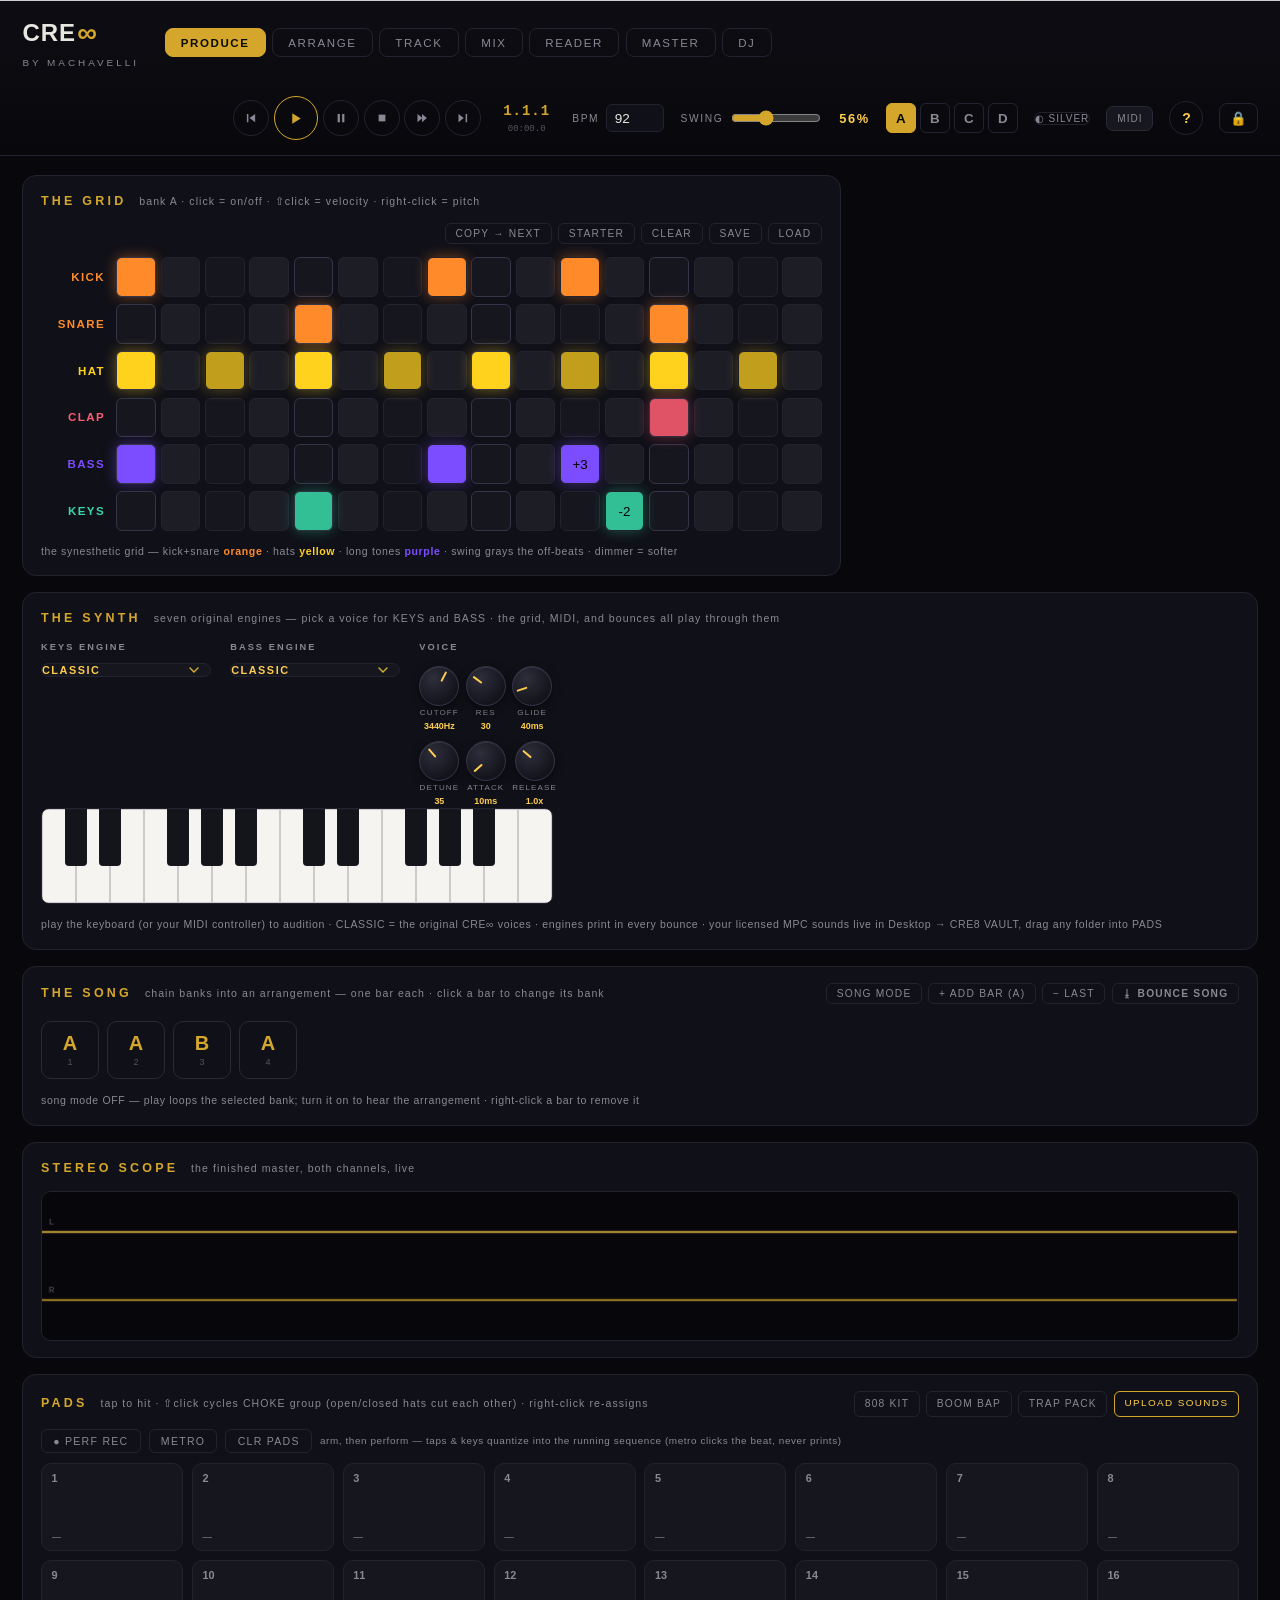
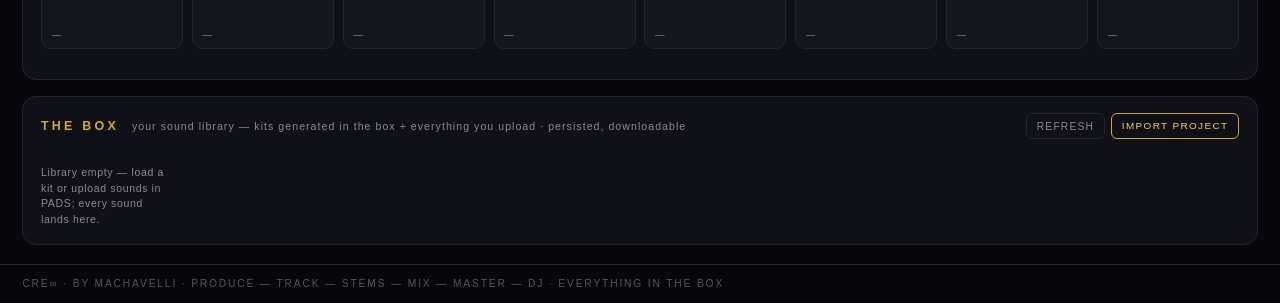
<file: index.html>
<!doctype html>
<html lang="en">
<head>
  <meta charset="UTF-8" />
  <meta name="viewport" content="width=device-width, initial-scale=1.0" />
  <title>CRE∞ · by Machavelli</title>
  <meta name="description" content="The synesthetic DAW — produce, track, mix, master, DJ. Everything in the box." />
  <meta property="og:title" content="CRE∞ · by Machavelli" />
  <meta property="og:description" content="The synesthetic DAW — produce, track, mix, master, DJ. Everything in the box." />
  <meta property="og:type" content="website" />
  <meta property="og:url" content="https://jackpolo69.github.io/cre8/" />
  <meta property="og:image" content="https://jackpolo69.github.io/cre8/og.png" />
  <meta name="twitter:card" content="summary_large_image" />
  <link rel="manifest" href="manifest.webmanifest" />
  <link rel="apple-touch-icon" href="icon-192.png" />
  <meta name="theme-color" content="#e6e8ee" />
  <meta name="twitter:image" content="https://jackpolo69.github.io/cre8/og.png" />
  <script>
  /* StarHub first-party analytics — anonymous pageview beacon (no cookies, no PII).
     Collector: squarebiz-api worker /api/track (KV, 120-day TTL). Site-tagged. */
  (function(){try{var K='shx.vid',v;try{v=localStorage.getItem(K)||'';if(!v){v='v_'+Date.now().toString(36)+'_'+Math.random().toString(36).slice(2,10);localStorage.setItem(K,v);}}catch(e){v='anon';}
  var send=function(){try{fetch('https://squarebiz-api.starhub-x.workers.dev/api/track',{method:'POST',headers:{'Content-Type':'text/plain'},body:JSON.stringify({event:'pageview',vid:v,ref:document.referrer||null,props:{site:'cre8',path:location.pathname}}),keepalive:true}).catch(function(){});}catch(e){}};
  send();var p=history.pushState;history.pushState=function(){p.apply(this,arguments);send();};addEventListener('popstate',send);}catch(e){}})();
  </script>
  <script type="module" crossorigin src="./assets/index-DWMGyUYW.js"></script>
  <link rel="stylesheet" crossorigin href="./assets/index-BhJXelOL.css">
</head>
<body>
  <div id="root"></div>
</body>
</html>
</file>
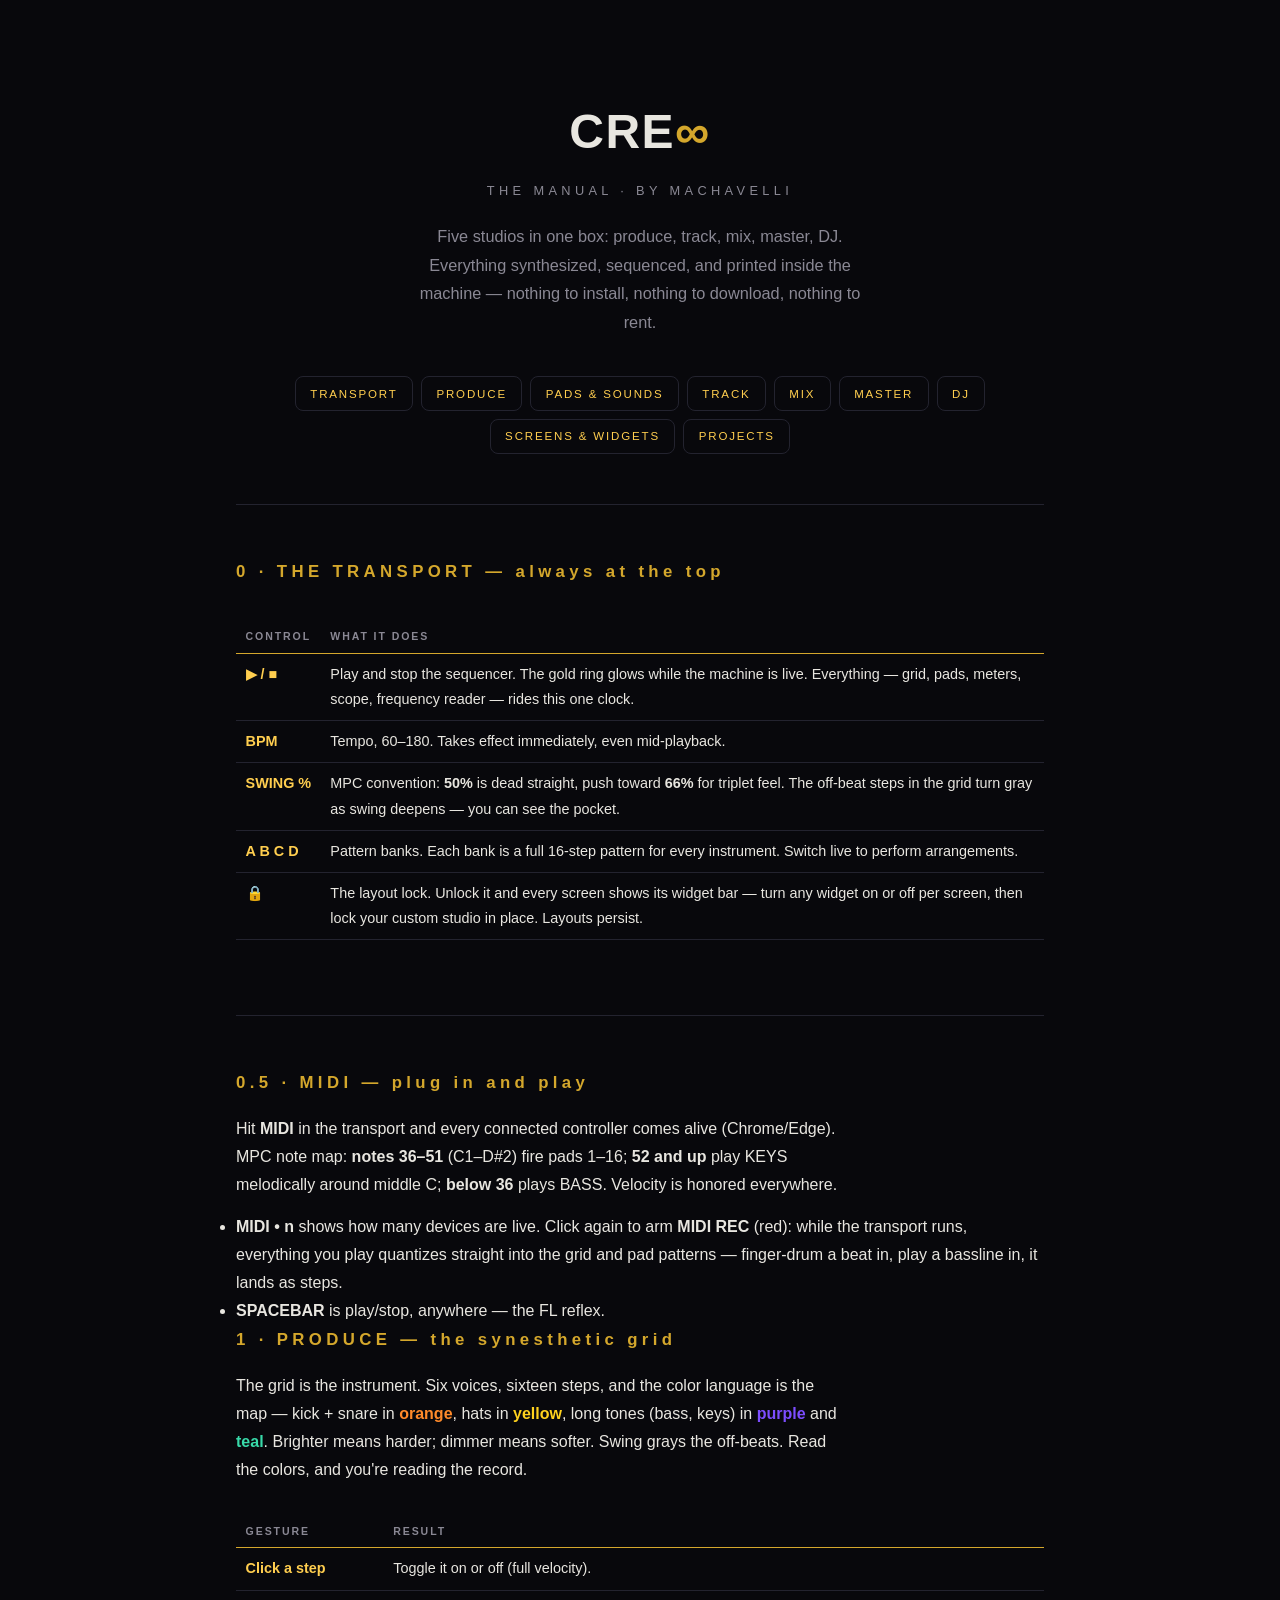
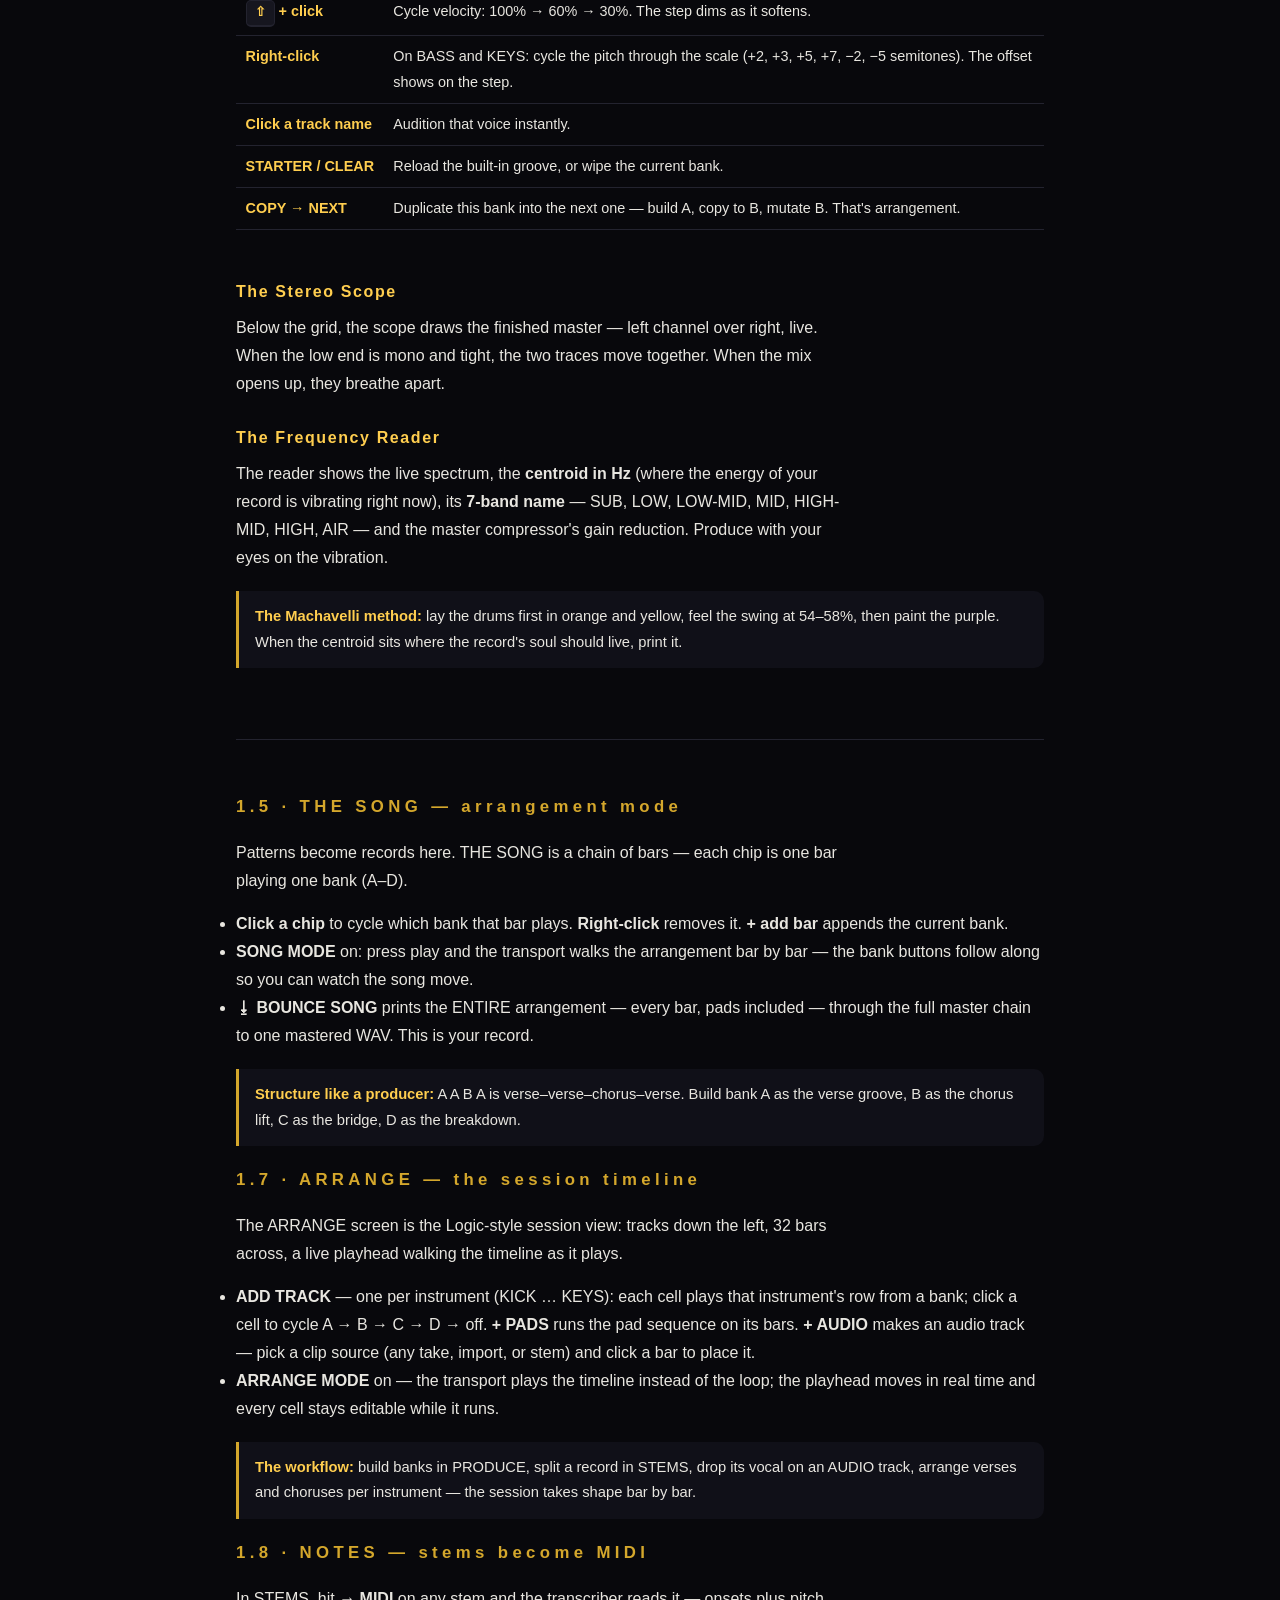
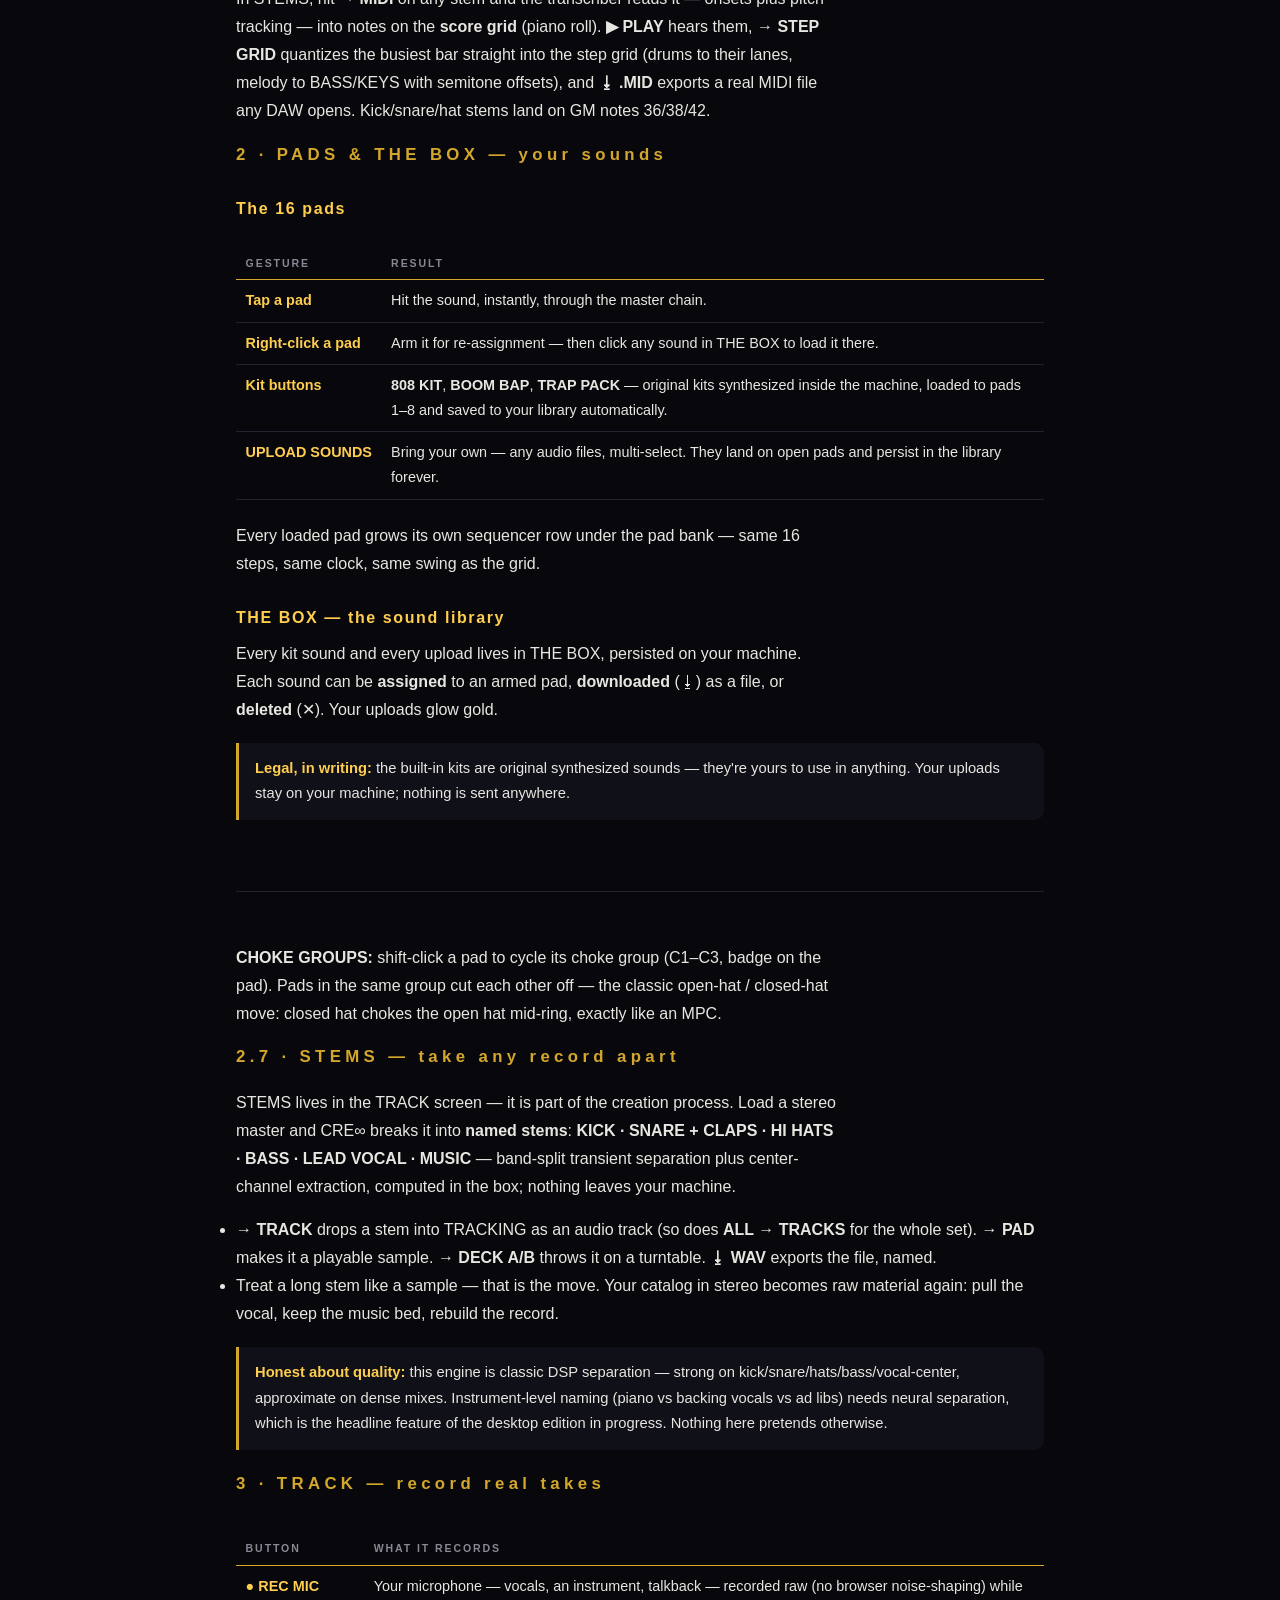
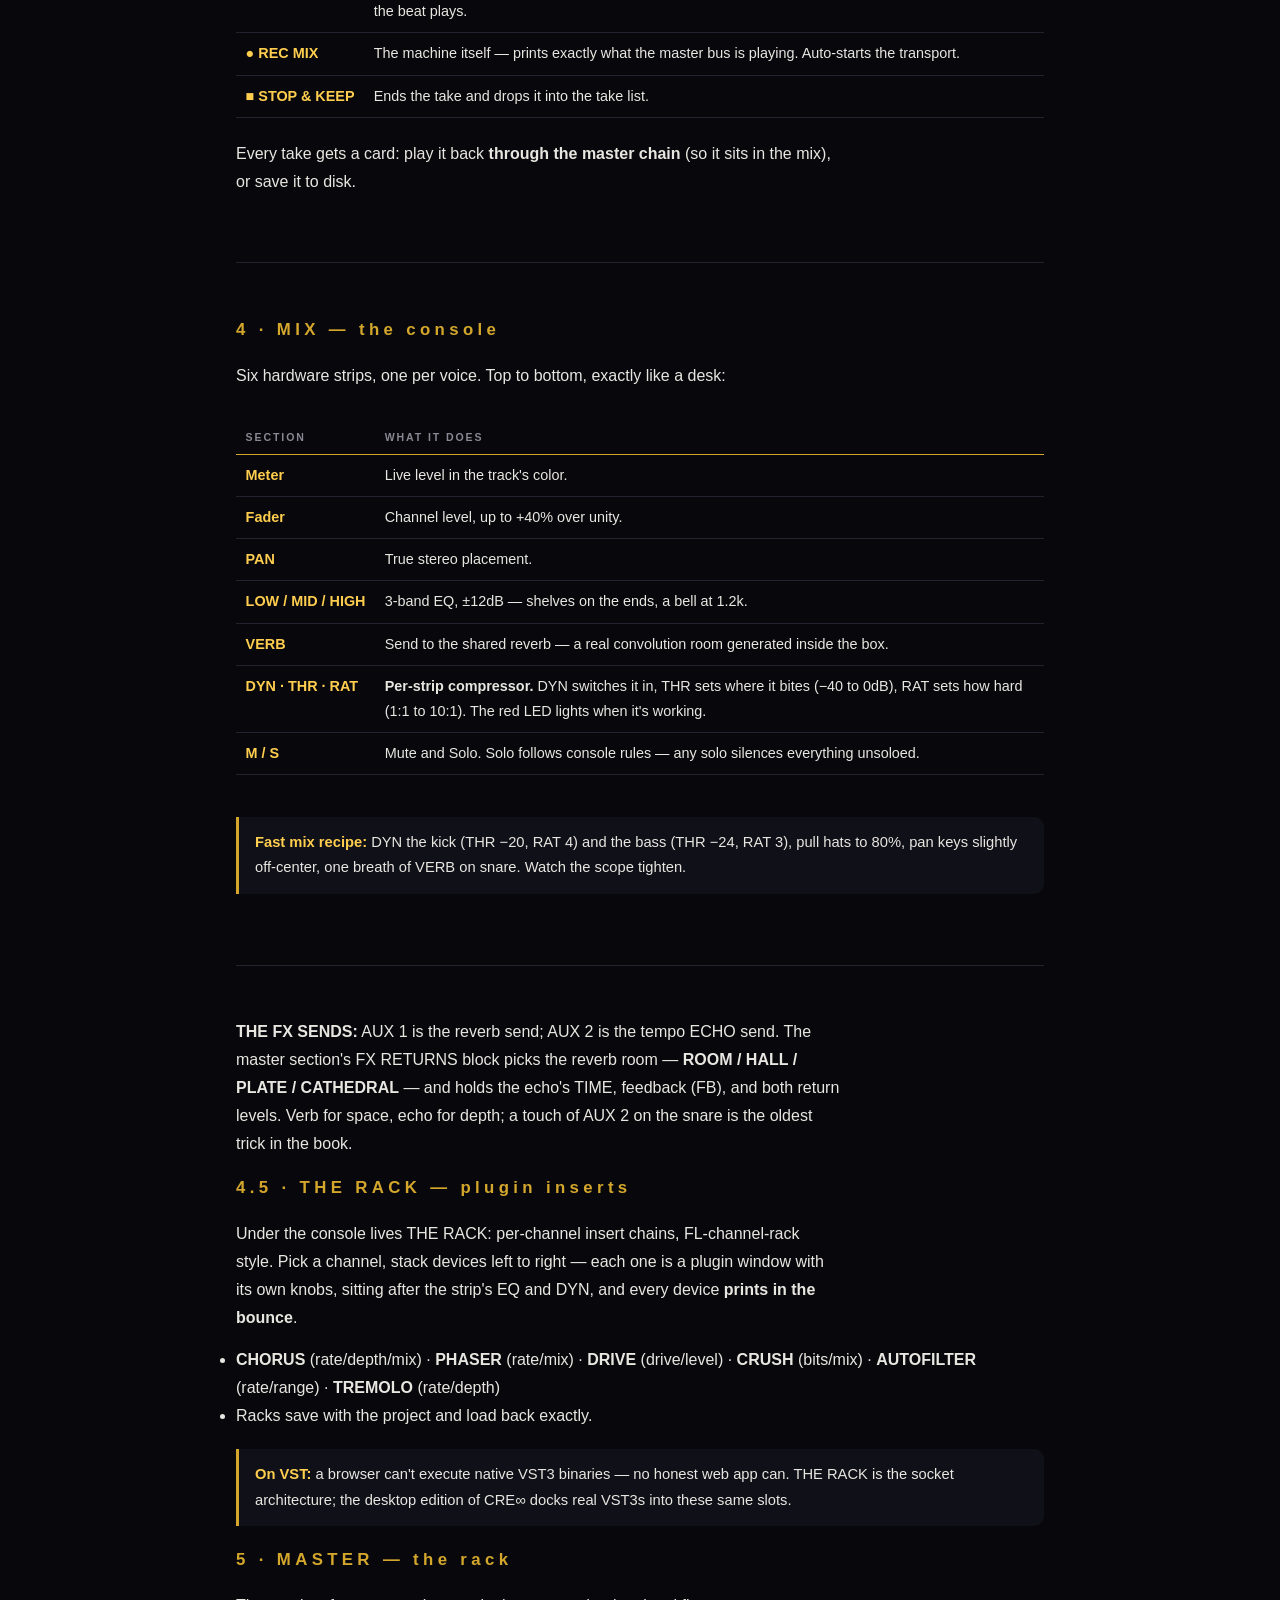
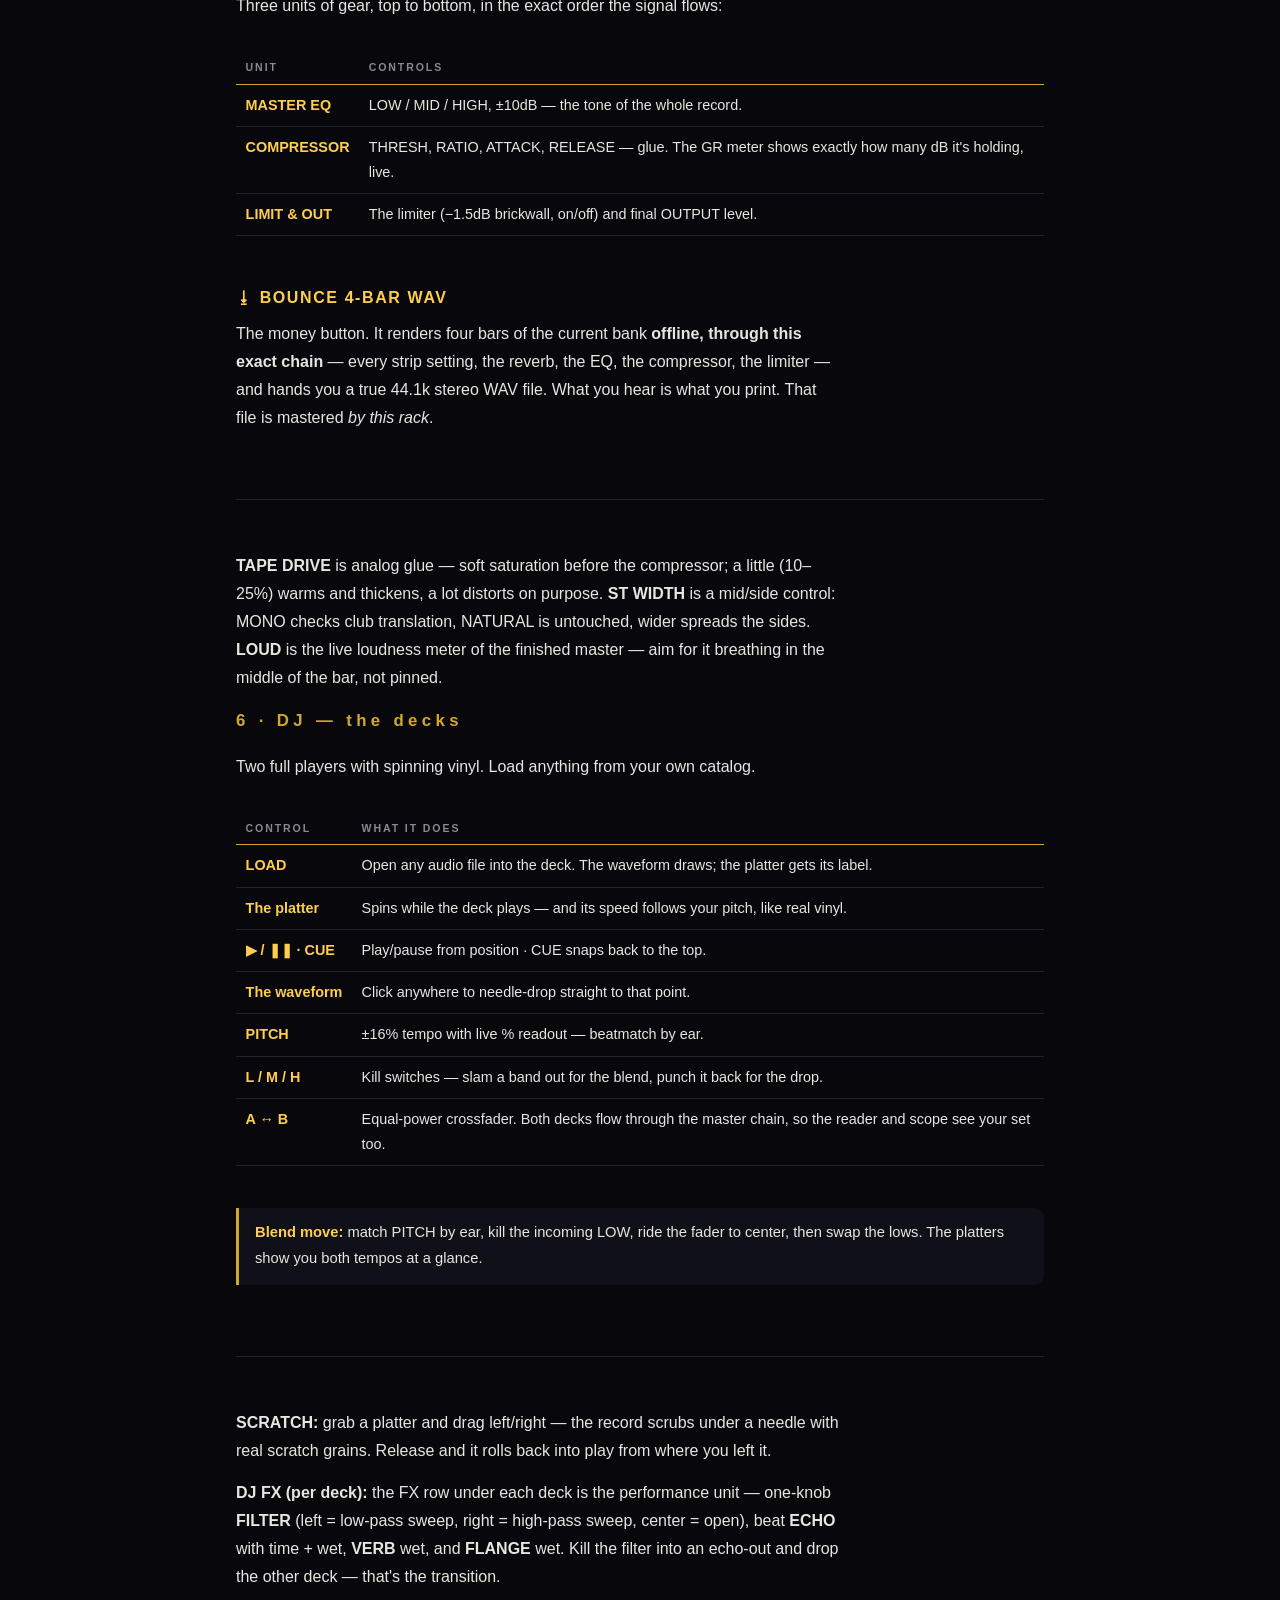
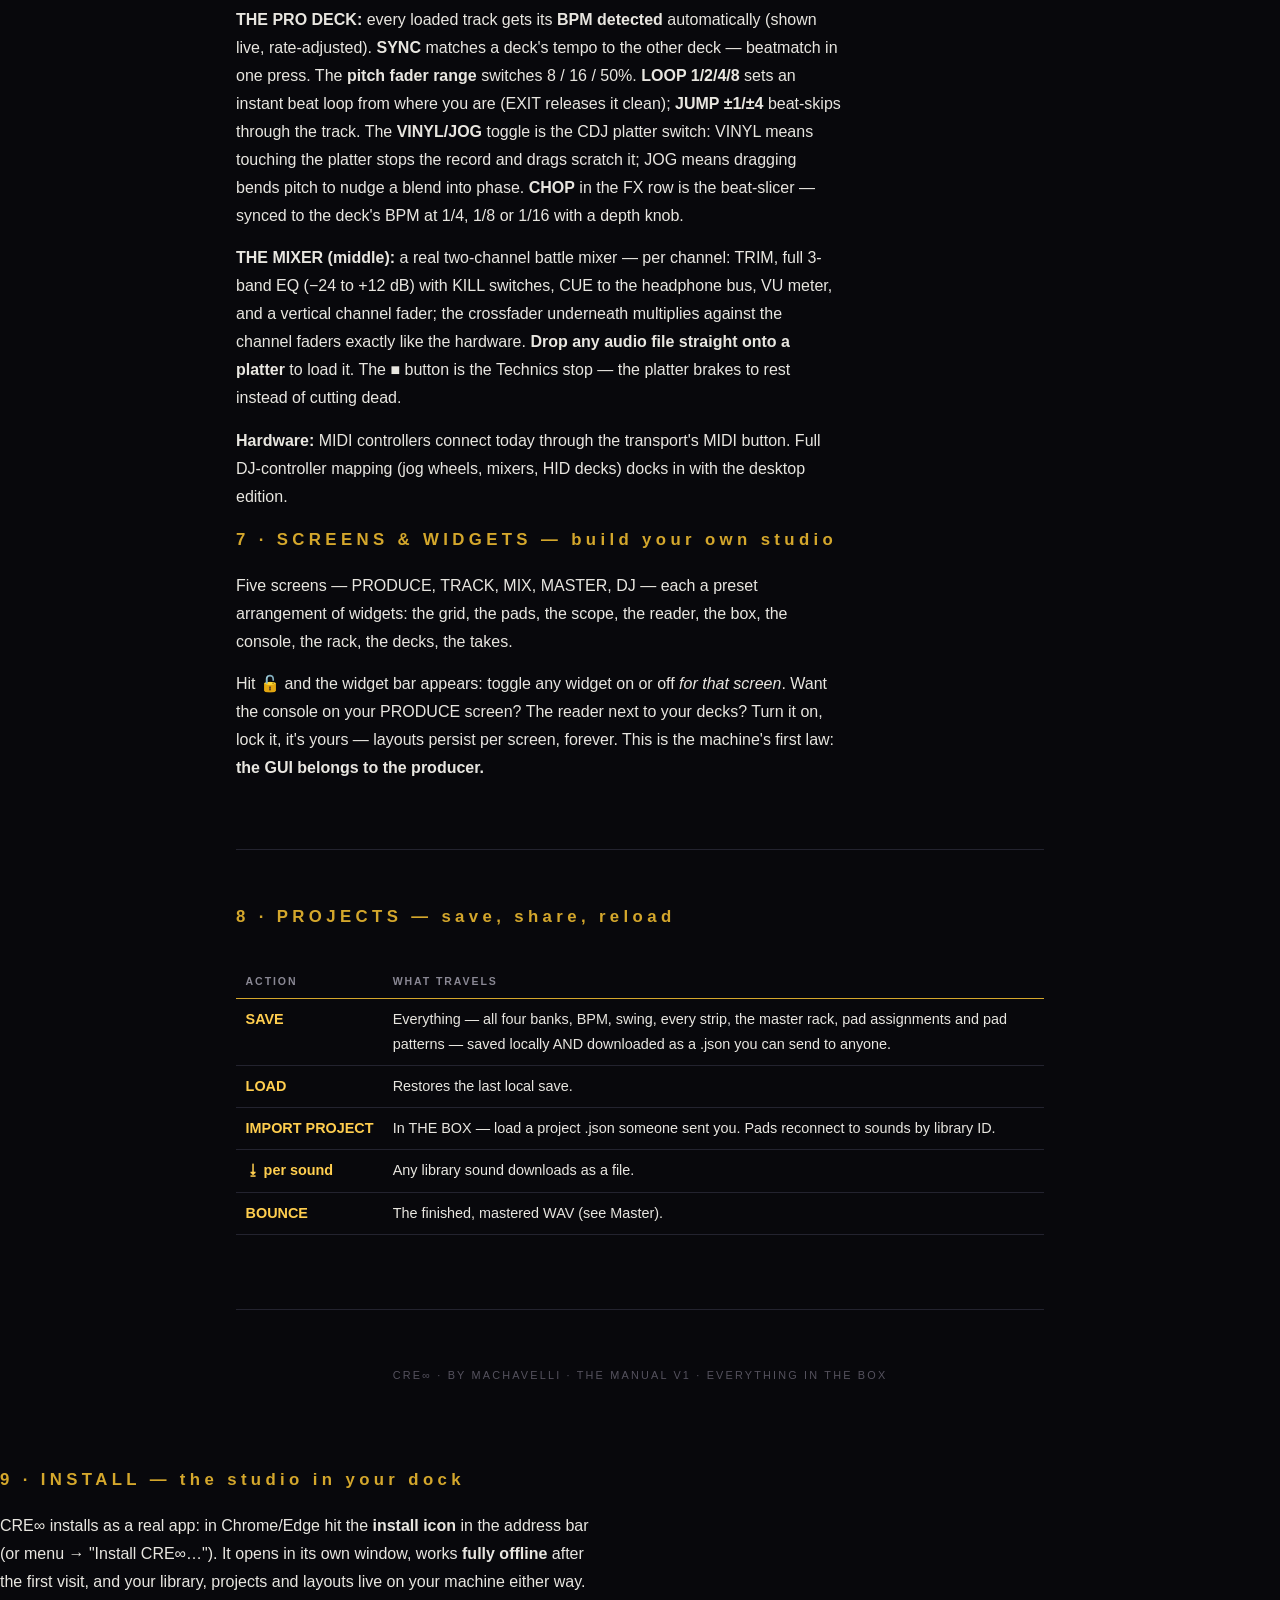
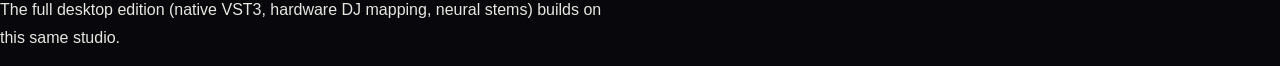
<file: manual.html>
<!doctype html>
<html lang="en">
<head>
<meta charset="utf-8">
<meta name="viewport" content="width=device-width,initial-scale=1">
<title>CRE∞ — The Manual</title>
<style>
  :root { --bg:#08080c; --panel:#101018; --panel2:#16161f; --line:#23232f; --ink:#e8e6e0; --dim:#8a8894; --gold:#d4a72c; --gold-hot:#ffce4f;
    --orange:#ff8a2a; --yellow:#ffd21e; --purple:#7c4dff; --teal:#38d9a9; --red:#ff5d73; }
  * { margin:0; padding:0; box-sizing:border-box; }
  body { background:var(--bg); color:var(--ink); font:16px/1.75 'Helvetica Neue', Arial, sans-serif; -webkit-font-smoothing:antialiased; }
  .wrap { max-width:860px; margin:0 auto; padding:0 26px; }
  header { padding:90px 0 50px; text-align:center; border-bottom:1px solid var(--line); }
  .brand { font-size:3rem; font-weight:800; letter-spacing:.03em; }
  .brand span { color:var(--gold); }
  .sub { font-size:.8rem; letter-spacing:.34em; text-transform:uppercase; color:var(--dim); margin-top:.4rem; }
  .sub em { font-style:normal; color:var(--gold-hot); }
  .tagline { margin-top:1.2rem; color:var(--dim); font-size:1.02rem; max-width:52ch; margin-inline:auto; }
  nav.toc { display:flex; flex-wrap:wrap; gap:.5rem; justify-content:center; padding:1.6rem 0 0; }
  nav.toc a { color:var(--gold-hot); border:1px solid var(--line); border-radius:8px; padding:.4rem .9rem; text-decoration:none; font-size:.72rem; letter-spacing:.16em; text-transform:uppercase; }
  section { padding:52px 0; border-bottom:1px solid var(--line); }
  h2 { color:var(--gold); font-size:1.05rem; letter-spacing:.26em; margin-bottom:1.1rem; }
  h3 { font-size:1rem; letter-spacing:.1em; margin:1.6rem 0 .5rem; color:var(--gold-hot); }
  p { max-width:68ch; margin-bottom:.9rem; }
  .kbd { display:inline-block; background:var(--panel2); border:1px solid var(--line); border-bottom-width:2px; border-radius:5px; padding:.05rem .5rem; font-family:ui-monospace,Menlo,monospace; font-size:.82rem; color:var(--gold-hot); }
  table { width:100%; border-collapse:collapse; margin:1rem 0 1.4rem; font-size:.9rem; }
  th { text-align:left; font-size:.66rem; letter-spacing:.18em; text-transform:uppercase; color:var(--dim); padding:.45rem .6rem; border-bottom:1px solid var(--gold); }
  td { padding:.5rem .6rem; border-bottom:1px solid var(--line); vertical-align:top; }
  td:first-child { white-space:nowrap; color:var(--gold-hot); font-weight:700; }
  .tip { border-left:3px solid var(--gold); background:var(--panel); border-radius:0 10px 10px 0; padding:.8rem 1rem; margin:1.2rem 0; font-size:.92rem; }
  .tip b { color:var(--gold-hot); }
  .colors i { font-style:normal; font-weight:800; }
  footer { padding:56px 0 80px; text-align:center; color:#55525e; font-size:.68rem; letter-spacing:.2em; text-transform:uppercase; }
  .scroll-x { overflow-x:auto; }
</style>
</head>
<body>
<div class="wrap">

<header>
  <div class="brand">CRE<span>∞</span></div>
  <div class="sub">THE MANUAL · BY MACHAVELLI</div>
  <p class="tagline">Five studios in one box: produce, track, mix, master, DJ.
  Everything synthesized, sequenced, and printed inside the machine — nothing to install, nothing to download, nothing to rent.</p>
  <nav class="toc">
    <a href="#transport">Transport</a><a href="#produce">Produce</a><a href="#pads">Pads &amp; Sounds</a>
    <a href="#track">Track</a><a href="#mix">Mix</a><a href="#master">Master</a><a href="#dj">DJ</a>
    <a href="#screens">Screens &amp; Widgets</a><a href="#projects">Projects</a>
  </nav>
</header>

<section id="transport">
  <h2>0 · THE TRANSPORT — always at the top</h2>
  <div class="scroll-x"><table>
    <tr><th>Control</th><th>What it does</th></tr>
    <tr><td>▶ / ■</td><td>Play and stop the sequencer. The gold ring glows while the machine is live. Everything — grid, pads, meters, scope, frequency reader — rides this one clock.</td></tr>
    <tr><td>BPM</td><td>Tempo, 60–180. Takes effect immediately, even mid-playback.</td></tr>
    <tr><td>SWING %</td><td>MPC convention: <b>50%</b> is dead straight, push toward <b>66%</b> for triplet feel. The off-beat steps in the grid turn gray as swing deepens — you can see the pocket.</td></tr>
    <tr><td>A B C D</td><td>Pattern banks. Each bank is a full 16-step pattern for every instrument. Switch live to perform arrangements.</td></tr>
    <tr><td>🔒</td><td>The layout lock. Unlock it and every screen shows its widget bar — turn any widget on or off per screen, then lock your custom studio in place. Layouts persist.</td></tr>
  </table></div>
</section>

<section id="produce">
  <h2>0.5 &middot; MIDI &mdash; plug in and play</h2>
<p>Hit <b>MIDI</b> in the transport and every connected controller comes alive (Chrome/Edge). MPC note map: <b>notes 36&ndash;51</b> (C1&ndash;D#2) fire pads 1&ndash;16; <b>52 and up</b> play KEYS melodically around middle C; <b>below 36</b> plays BASS. Velocity is honored everywhere.</p>
<ul>
<li><b>MIDI &bull; n</b> shows how many devices are live. Click again to arm <b>MIDI REC</b> (red): while the transport runs, everything you play quantizes straight into the grid and pad patterns &mdash; finger-drum a beat in, play a bassline in, it lands as steps.</li>
<li><b>SPACEBAR</b> is play/stop, anywhere &mdash; the FL reflex.</li>
</ul>
<h2>1 · PRODUCE — the synesthetic grid</h2>
  <p>The grid is the instrument. Six voices, sixteen steps, and the color language is the map
  <span class="colors">— kick + snare in <i style="color:var(--orange)">orange</i>, hats in <i style="color:var(--yellow)">yellow</i>, long tones (bass, keys) in <i style="color:var(--purple)">purple</i> and <i style="color:var(--teal)">teal</i>.</span>
  Brighter means harder; dimmer means softer. Swing grays the off-beats. Read the colors, and you're reading the record.</p>
  <div class="scroll-x"><table>
    <tr><th>Gesture</th><th>Result</th></tr>
    <tr><td>Click a step</td><td>Toggle it on or off (full velocity).</td></tr>
    <tr><td><span class="kbd">⇧</span> + click</td><td>Cycle velocity: 100% → 60% → 30%. The step dims as it softens.</td></tr>
    <tr><td>Right-click</td><td>On BASS and KEYS: cycle the pitch through the scale (+2, +3, +5, +7, −2, −5 semitones). The offset shows on the step.</td></tr>
    <tr><td>Click a track name</td><td>Audition that voice instantly.</td></tr>
    <tr><td>STARTER / CLEAR</td><td>Reload the built-in groove, or wipe the current bank.</td></tr>
    <tr><td>COPY → NEXT</td><td>Duplicate this bank into the next one — build A, copy to B, mutate B. That's arrangement.</td></tr>
  </table></div>
  <h3>The Stereo Scope</h3>
  <p>Below the grid, the scope draws the finished master — left channel over right, live. When the low
  end is mono and tight, the two traces move together. When the mix opens up, they breathe apart.</p>
  <h3>The Frequency Reader</h3>
  <p>The reader shows the live spectrum, the <b>centroid in Hz</b> (where the energy of your record is
  vibrating right now), its <b>7-band name</b> — SUB, LOW, LOW-MID, MID, HIGH-MID, HIGH, AIR — and the
  master compressor's gain reduction. Produce with your eyes on the vibration.</p>
  <div class="tip"><b>The Machavelli method:</b> lay the drums first in orange and yellow, feel the swing at 54–58%,
  then paint the purple. When the centroid sits where the record's soul should live, print it.</div>
</section>

<section id="pads">
  <h2>1.5 &middot; THE SONG &mdash; arrangement mode</h2>
<p>Patterns become records here. THE SONG is a chain of bars &mdash; each chip is one bar playing one bank (A&ndash;D).</p>
<ul>
<li><b>Click a chip</b> to cycle which bank that bar plays. <b>Right-click</b> removes it. <b>+ add bar</b> appends the current bank.</li>
<li><b>SONG MODE</b> on: press play and the transport walks the arrangement bar by bar &mdash; the bank buttons follow along so you can watch the song move.</li>
<li><b>&#11123; BOUNCE SONG</b> prints the ENTIRE arrangement &mdash; every bar, pads included &mdash; through the full master chain to one mastered WAV. This is your record.</li>
</ul>
<div class="tip"><b>Structure like a producer:</b> A A B A is verse&ndash;verse&ndash;chorus&ndash;verse. Build bank A as the verse groove, B as the chorus lift, C as the bridge, D as the breakdown.</div>
<h2>1.7 &middot; ARRANGE &mdash; the session timeline</h2>
<p>The ARRANGE screen is the Logic-style session view: tracks down the left, 32 bars across, a live playhead walking the timeline as it plays.</p>
<ul>
<li><b>ADD TRACK</b> &mdash; one per instrument (KICK &hellip; KEYS): each cell plays that instrument's row from a bank; click a cell to cycle A &rarr; B &rarr; C &rarr; D &rarr; off. <b>+ PADS</b> runs the pad sequence on its bars. <b>+ AUDIO</b> makes an audio track &mdash; pick a clip source (any take, import, or stem) and click a bar to place it.</li>
<li><b>ARRANGE MODE</b> on &mdash; the transport plays the timeline instead of the loop; the playhead moves in real time and every cell stays editable while it runs.</li>
</ul>
<div class="tip"><b>The workflow:</b> build banks in PRODUCE, split a record in STEMS, drop its vocal on an AUDIO track, arrange verses and choruses per instrument &mdash; the session takes shape bar by bar.</div>
<h2>1.8 &middot; NOTES &mdash; stems become MIDI</h2>
<p>In STEMS, hit <b>&rarr; MIDI</b> on any stem and the transcriber reads it &mdash; onsets plus pitch tracking &mdash; into notes on the <b>score grid</b> (piano roll). <b>&#9654; PLAY</b> hears them, <b>&rarr; STEP GRID</b> quantizes the busiest bar straight into the step grid (drums to their lanes, melody to BASS/KEYS with semitone offsets), and <b>&#11123; .MID</b> exports a real MIDI file any DAW opens. Kick/snare/hat stems land on GM notes 36/38/42.</p>
<h2>2 · PADS &amp; THE BOX — your sounds</h2>
  <h3>The 16 pads</h3>
  <div class="scroll-x"><table>
    <tr><th>Gesture</th><th>Result</th></tr>
    <tr><td>Tap a pad</td><td>Hit the sound, instantly, through the master chain.</td></tr>
    <tr><td>Right-click a pad</td><td>Arm it for re-assignment — then click any sound in THE BOX to load it there.</td></tr>
    <tr><td>Kit buttons</td><td><b>808 KIT</b>, <b>BOOM BAP</b>, <b>TRAP PACK</b> — original kits synthesized inside the machine, loaded to pads 1–8 and saved to your library automatically.</td></tr>
    <tr><td>UPLOAD SOUNDS</td><td>Bring your own — any audio files, multi-select. They land on open pads and persist in the library forever.</td></tr>
  </table></div>
  <p>Every loaded pad grows its own sequencer row under the pad bank — same 16 steps, same clock, same swing as the grid.</p>
  <h3>THE BOX — the sound library</h3>
  <p>Every kit sound and every upload lives in THE BOX, persisted on your machine. Each sound can be
  <b>assigned</b> to an armed pad, <b>downloaded</b> (⭳) as a file, or <b>deleted</b> (✕). Your uploads glow gold.</p>
  <div class="tip"><b>Legal, in writing:</b> the built-in kits are original synthesized sounds — they're yours to use in anything.
  Your uploads stay on your machine; nothing is sent anywhere.</div>
</section>

<section id="track">
  <p><b>CHOKE GROUPS:</b> shift-click a pad to cycle its choke group (C1&ndash;C3, badge on the pad). Pads in the same group cut each other off &mdash; the classic open-hat / closed-hat move: closed hat chokes the open hat mid-ring, exactly like an MPC.</p>
<h2>2.7 &middot; STEMS &mdash; take any record apart</h2>
<p>STEMS lives in the TRACK screen &mdash; it is part of the creation process. Load a stereo master and CRE&infin; breaks it into <b>named stems</b>: <b>KICK &middot; SNARE + CLAPS &middot; HI HATS &middot; BASS &middot; LEAD VOCAL &middot; MUSIC</b> &mdash; band-split transient separation plus center-channel extraction, computed in the box; nothing leaves your machine.</p>
<ul>
<li><b>&rarr; TRACK</b> drops a stem into TRACKING as an audio track (so does <b>ALL &rarr; TRACKS</b> for the whole set). <b>&rarr; PAD</b> makes it a playable sample. <b>&rarr; DECK A/B</b> throws it on a turntable. <b>&#11123; WAV</b> exports the file, named.</li>
<li>Treat a long stem like a sample &mdash; that is the move. Your catalog in stereo becomes raw material again: pull the vocal, keep the music bed, rebuild the record.</li>
</ul>
<div class="tip"><b>Honest about quality:</b> this engine is classic DSP separation &mdash; strong on kick/snare/hats/bass/vocal-center, approximate on dense mixes. Instrument-level naming (piano vs backing vocals vs ad libs) needs neural separation, which is the headline feature of the desktop edition in progress. Nothing here pretends otherwise.</div>
<h2>3 · TRACK — record real takes</h2>
  <div class="scroll-x"><table>
    <tr><th>Button</th><th>What it records</th></tr>
    <tr><td>● REC MIC</td><td>Your microphone — vocals, an instrument, talkback — recorded raw (no browser noise-shaping) while the beat plays.</td></tr>
    <tr><td>● REC MIX</td><td>The machine itself — prints exactly what the master bus is playing. Auto-starts the transport.</td></tr>
    <tr><td>■ STOP &amp; KEEP</td><td>Ends the take and drops it into the take list.</td></tr>
  </table></div>
  <p>Every take gets a card: play it back <b>through the master chain</b> (so it sits in the mix), or save it to disk.</p>
</section>

<section id="mix">
  <h2>4 · MIX — the console</h2>
  <p>Six hardware strips, one per voice. Top to bottom, exactly like a desk:</p>
  <div class="scroll-x"><table>
    <tr><th>Section</th><th>What it does</th></tr>
    <tr><td>Meter</td><td>Live level in the track's color.</td></tr>
    <tr><td>Fader</td><td>Channel level, up to +40% over unity.</td></tr>
    <tr><td>PAN</td><td>True stereo placement.</td></tr>
    <tr><td>LOW / MID / HIGH</td><td>3-band EQ, ±12dB — shelves on the ends, a bell at 1.2k.</td></tr>
    <tr><td>VERB</td><td>Send to the shared reverb — a real convolution room generated inside the box.</td></tr>
    <tr><td>DYN · THR · RAT</td><td><b>Per-strip compressor.</b> DYN switches it in, THR sets where it bites (−40 to 0dB), RAT sets how hard (1:1 to 10:1). The red LED lights when it's working.</td></tr>
    <tr><td>M / S</td><td>Mute and Solo. Solo follows console rules — any solo silences everything unsoloed.</td></tr>
  </table></div>
  <div class="tip"><b>Fast mix recipe:</b> DYN the kick (THR −20, RAT 4) and the bass (THR −24, RAT 3), pull hats to 80%,
  pan keys slightly off-center, one breath of VERB on snare. Watch the scope tighten.</div>
</section>

<section id="master">
  <p><b>THE FX SENDS:</b> AUX 1 is the reverb send; AUX 2 is the tempo ECHO send. The master section's FX RETURNS block picks the reverb room &mdash; <b>ROOM / HALL / PLATE / CATHEDRAL</b> &mdash; and holds the echo's TIME, feedback (FB), and both return levels. Verb for space, echo for depth; a touch of AUX 2 on the snare is the oldest trick in the book.</p>
<h2>4.5 &middot; THE RACK &mdash; plugin inserts</h2>
<p>Under the console lives THE RACK: per-channel insert chains, FL-channel-rack style. Pick a channel, stack devices left to right &mdash; each one is a plugin window with its own knobs, sitting after the strip's EQ and DYN, and every device <b>prints in the bounce</b>.</p>
<ul>
<li><b>CHORUS</b> (rate/depth/mix) &middot; <b>PHASER</b> (rate/mix) &middot; <b>DRIVE</b> (drive/level) &middot; <b>CRUSH</b> (bits/mix) &middot; <b>AUTOFILTER</b> (rate/range) &middot; <b>TREMOLO</b> (rate/depth)</li>
<li>Racks save with the project and load back exactly.</li>
</ul>
<div class="tip"><b>On VST:</b> a browser can't execute native VST3 binaries &mdash; no honest web app can. THE RACK is the socket architecture; the desktop edition of CRE&infin; docks real VST3s into these same slots.</div>
<h2>5 · MASTER — the rack</h2>
  <p>Three units of gear, top to bottom, in the exact order the signal flows:</p>
  <div class="scroll-x"><table>
    <tr><th>Unit</th><th>Controls</th></tr>
    <tr><td>MASTER EQ</td><td>LOW / MID / HIGH, ±10dB — the tone of the whole record.</td></tr>
    <tr><td>COMPRESSOR</td><td>THRESH, RATIO, ATTACK, RELEASE — glue. The GR meter shows exactly how many dB it's holding, live.</td></tr>
    <tr><td>LIMIT &amp; OUT</td><td>The limiter (−1.5dB brickwall, on/off) and final OUTPUT level.</td></tr>
  </table></div>
  <h3>⭳ BOUNCE 4-BAR WAV</h3>
  <p>The money button. It renders four bars of the current bank <b>offline, through this exact chain</b> —
  every strip setting, the reverb, the EQ, the compressor, the limiter — and hands you a true 44.1k stereo
  WAV file. What you hear is what you print. That file is mastered <em>by this rack</em>.</p>
</section>

<section id="dj">
  <p><b>TAPE DRIVE</b> is analog glue &mdash; soft saturation before the compressor; a little (10&ndash;25%) warms and thickens, a lot distorts on purpose. <b>ST WIDTH</b> is a mid/side control: MONO checks club translation, NATURAL is untouched, wider spreads the sides. <b>LOUD</b> is the live loudness meter of the finished master &mdash; aim for it breathing in the middle of the bar, not pinned.</p>
<h2>6 · DJ — the decks</h2>
  <p>Two full players with spinning vinyl. Load anything from your own catalog.</p>
  <div class="scroll-x"><table>
    <tr><th>Control</th><th>What it does</th></tr>
    <tr><td>LOAD</td><td>Open any audio file into the deck. The waveform draws; the platter gets its label.</td></tr>
    <tr><td>The platter</td><td>Spins while the deck plays — and its speed follows your pitch, like real vinyl.</td></tr>
    <tr><td>▶ / ❚❚ · CUE</td><td>Play/pause from position · CUE snaps back to the top.</td></tr>
    <tr><td>The waveform</td><td>Click anywhere to needle-drop straight to that point.</td></tr>
    <tr><td>PITCH</td><td>±16% tempo with live % readout — beatmatch by ear.</td></tr>
    <tr><td>L / M / H</td><td>Kill switches — slam a band out for the blend, punch it back for the drop.</td></tr>
    <tr><td>A ↔ B</td><td>Equal-power crossfader. Both decks flow through the master chain, so the reader and scope see your set too.</td></tr>
  </table></div>
  <div class="tip"><b>Blend move:</b> match PITCH by ear, kill the incoming LOW, ride the fader to center, then swap the lows. The platters show you both tempos at a glance.</div>
</section>

<section id="screens">
  <p><b>SCRATCH:</b> grab a platter and drag left/right &mdash; the record scrubs under a needle with real scratch grains. Release and it rolls back into play from where you left it.</p>
<p><b>DJ FX (per deck):</b> the FX row under each deck is the performance unit &mdash; one-knob <b>FILTER</b> (left = low-pass sweep, right = high-pass sweep, center = open), beat <b>ECHO</b> with time + wet, <b>VERB</b> wet, and <b>FLANGE</b> wet. Kill the filter into an echo-out and drop the other deck &mdash; that's the transition.</p>
<p><b>THE PRO DECK:</b> every loaded track gets its <b>BPM detected</b> automatically (shown live, rate-adjusted). <b>SYNC</b> matches a deck's tempo to the other deck &mdash; beatmatch in one press. The <b>pitch fader range</b> switches 8 / 16 / 50%. <b>LOOP 1/2/4/8</b> sets an instant beat loop from where you are (EXIT releases it clean); <b>JUMP &plusmn;1/&plusmn;4</b> beat-skips through the track. The <b>VINYL/JOG</b> toggle is the CDJ platter switch: VINYL means touching the platter stops the record and drags scratch it; JOG means dragging bends pitch to nudge a blend into phase. <b>CHOP</b> in the FX row is the beat-slicer &mdash; synced to the deck's BPM at 1/4, 1/8 or 1/16 with a depth knob.</p>
<p><b>THE MIXER (middle):</b> a real two-channel battle mixer &mdash; per channel: TRIM, full 3-band EQ (&minus;24 to +12 dB) with KILL switches, CUE to the headphone bus, VU meter, and a vertical channel fader; the crossfader underneath multiplies against the channel faders exactly like the hardware. <b>Drop any audio file straight onto a platter</b> to load it. The <b>&#9632;</b> button is the Technics stop &mdash; the platter brakes to rest instead of cutting dead.</p>
<p><b>Hardware:</b> MIDI controllers connect today through the transport's MIDI button. Full DJ-controller mapping (jog wheels, mixers, HID decks) docks in with the desktop edition.</p>
<h2>7 · SCREENS &amp; WIDGETS — build your own studio</h2>
  <p>Five screens — PRODUCE, TRACK, MIX, MASTER, DJ — each a preset arrangement of widgets:
  the grid, the pads, the scope, the reader, the box, the console, the rack, the decks, the takes.</p>
  <p>Hit <b>🔓</b> and the widget bar appears: toggle any widget on or off <em>for that screen</em>. Want the
  console on your PRODUCE screen? The reader next to your decks? Turn it on, lock it, it's yours — layouts
  persist per screen, forever. This is the machine's first law: <b>the GUI belongs to the producer.</b></p>
</section>

<section id="projects">
  <h2>8 · PROJECTS — save, share, reload</h2>
  <div class="scroll-x"><table>
    <tr><th>Action</th><th>What travels</th></tr>
    <tr><td>SAVE</td><td>Everything — all four banks, BPM, swing, every strip, the master rack, pad assignments and pad patterns — saved locally AND downloaded as a .json you can send to anyone.</td></tr>
    <tr><td>LOAD</td><td>Restores the last local save.</td></tr>
    <tr><td>IMPORT PROJECT</td><td>In THE BOX — load a project .json someone sent you. Pads reconnect to sounds by library ID.</td></tr>
    <tr><td>⭳ per sound</td><td>Any library sound downloads as a file.</td></tr>
    <tr><td>BOUNCE</td><td>The finished, mastered WAV (see Master).</td></tr>
  </table></div>
</section>

<footer>
  CRE∞ · BY MACHAVELLI · THE MANUAL v1 · EVERYTHING IN THE BOX
</footer>

</div>
<h2>9 &middot; INSTALL &mdash; the studio in your dock</h2>
<p>CRE&infin; installs as a real app: in Chrome/Edge hit the <b>install icon</b> in the address bar (or menu &rarr; "Install CRE&infin;&hellip;"). It opens in its own window, works <b>fully offline</b> after the first visit, and your library, projects and layouts live on your machine either way. The full desktop edition (native VST3, hardware DJ mapping, neural stems) builds on this same studio.</p>
</body>
</html>
</file>
<file: assets/index-BhJXelOL.css>
:root{--bg: #dcdfe6;--panel: #f2f4f8;--panel2: #e7eaf0;--line: #c6cad4;--ink: #23252c;--dim: #6f7480;--gold: #a87f18;--gold-hot: #8a680e;--glass: #0b0b10;--glass-line: #23232f}body{background:linear-gradient(160deg,#e6e8ee,#d3d7df)}*{margin:0;padding:0;box-sizing:border-box}body{background:var(--bg);color:var(--ink);font:14px/1.5 Helvetica Neue,Arial,sans-serif;-webkit-font-smoothing:antialiased}.shell{min-height:100dvh;display:flex;flex-direction:column}.top{display:flex;align-items:center;gap:1.6rem;padding:.9rem 1.4rem;border-bottom:1px solid var(--line);background:linear-gradient(180deg,#f5f6fa,#e3e6ec);box-shadow:0 1px #fffc inset;position:sticky;top:0;z-index:5;flex-wrap:wrap}.brand b{font-size:1.5rem;letter-spacing:.04em;font-weight:800}.brand b span{color:var(--gold)}.brand i{display:block;font-size:.62rem;letter-spacing:.3em;text-transform:uppercase;color:var(--dim);font-style:normal}.screens{display:flex;gap:.4rem}.screens button{background:none;border:1px solid var(--line);color:var(--dim);padding:.45rem .95rem;border-radius:8px;letter-spacing:.14em;font-size:.72rem;cursor:pointer}.screens button.on{color:#0a0a0a;background:var(--gold);border-color:var(--gold);font-weight:700}.transport{display:flex;align-items:center;gap:1rem;margin-left:auto;flex-wrap:wrap}.transport label{font-size:.64rem;letter-spacing:.16em;color:var(--dim);display:flex;align-items:center;gap:.45rem}.transport input[type=number]{width:58px;background:var(--panel);border:1px solid var(--line);color:var(--ink);padding:.35rem .45rem;border-radius:6px;font-size:.85rem}.transport input[type=range]{accent-color:var(--gold);width:90px}.play{width:44px;height:44px;border-radius:50%;border:1px solid var(--gold);background:none;color:var(--gold);font-size:1rem;cursor:pointer;transition:all .15s}.play.live{background:var(--gold);color:#0a0a0a;box-shadow:0 0 24px #d4a72c55}.lock{background:none;border:1px solid var(--line);border-radius:8px;padding:.4rem .6rem;cursor:pointer}.lock.open{border-color:var(--gold)}.widgetbar{display:flex;align-items:center;gap:.5rem;padding:.55rem 1.4rem;background:#e9e7f0;border-bottom:1px solid var(--line);font-size:.68rem;letter-spacing:.12em;color:var(--dim);flex-wrap:wrap}.widgetbar button{background:none;border:1px solid var(--line);color:var(--dim);border-radius:6px;padding:.3rem .7rem;cursor:pointer;text-transform:uppercase;font-size:.64rem;letter-spacing:.12em}.widgetbar button.on{color:var(--gold-hot);border-color:var(--gold)}.widgetbar em{margin-left:auto;font-style:italic;color:#7c818c}.deck{flex:1;display:grid;grid-template-columns:repeat(12,1fr);gap:1rem;padding:1.2rem 1.4rem;align-content:start}.widget{background:var(--panel);border:1px solid var(--line);border-radius:14px;padding:1rem 1.1rem}.grid-widget{grid-column:span 8}.reader-widget{grid-column:span 4}.library-widget{grid-column:span 12}.mixer-widget,.dj-widget{grid-column:span 8}.whead{display:flex;align-items:baseline;gap:.8rem;margin-bottom:.8rem}.whead h2{font-size:.78rem;letter-spacing:.26em;color:var(--gold);font-weight:700}.wsub{font-size:.66rem;color:var(--dim);letter-spacing:.1em}.wactions{margin-left:auto;display:flex;gap:.4rem}.wactions button{background:none;border:1px solid var(--line);color:var(--dim);border-radius:6px;padding:.25rem .6rem;font-size:.64rem;letter-spacing:.12em;text-transform:uppercase;cursor:pointer}.wactions button:hover{color:var(--ink)}.grid{display:flex;flex-direction:column;gap:.45rem}.row{display:flex;align-items:center;gap:.7rem}.tname{width:64px;text-align:right;background:none;border:none;font-weight:800;font-size:.72rem;letter-spacing:.12em;cursor:pointer}.steps{display:grid;grid-template-columns:repeat(16,1fr);gap:.3rem;flex:1}.step{aspect-ratio:1;border-radius:6px;border:1px solid var(--line);background:var(--panel2);cursor:pointer;transition:transform .08s,background .1s;min-width:0}.step.beat{border-color:#35354a}.step.swung:not(.on){background:#ccd1da}.step:hover{transform:scale(1.12)}.step.now{outline:2px solid var(--gold-hot);outline-offset:1px}.legend{margin-top:.8rem;font-size:.66rem;color:var(--dim);letter-spacing:.06em}.legend i{font-style:normal;font-weight:700}.reader-widget canvas{width:100%;height:120px;border-radius:8px;display:block;background:#0b0b10}.readout{display:flex;gap:1.6rem;margin-top:.7rem}.readout b{display:block;font-size:1.35rem;color:var(--gold-hot)}.readout span{font-size:.62rem;letter-spacing:.14em;text-transform:uppercase;color:var(--dim)}.library{display:grid;grid-template-columns:repeat(auto-fill,minmax(120px,1fr));gap:.7rem}.sound{background:var(--panel2);border:1px solid var(--line);border-left-width:3px;border-radius:10px;padding:.8rem;text-align:left;cursor:pointer;transition:transform .1s}.sound:hover{transform:translateY(-2px)}.sound b{display:block;font-size:.8rem;letter-spacing:.12em}.sound span{font-size:.6rem;color:var(--dim);letter-spacing:.14em;text-transform:uppercase}.mixer{display:flex;gap:1.4rem;padding:.4rem 0 .2rem}.strip{display:flex;flex-direction:column;align-items:center;gap:.6rem}.strip input[type=range]{writing-mode:vertical-lr;direction:rtl;height:130px;accent-color:var(--gold)}.strip b{font-size:.66rem;letter-spacing:.12em}.xfade{display:flex;align-items:center;gap:1rem;padding:1rem 0}.xfade b{color:var(--gold);font-size:1.1rem}.xfade input{flex:1;accent-color:var(--gold);height:30px}.foot{padding:.7rem 1.4rem;border-top:1px solid var(--line);color:#7c818c;font-size:.64rem;letter-spacing:.18em;text-transform:uppercase}@media (max-width: 900px){.grid-widget,.reader-widget,.mixer-widget,.dj-widget{grid-column:span 12}.tname{width:48px;font-size:.62rem}.mixer{overflow-x:auto}}.swing-pct{color:var(--gold-hot);font-size:.8rem;min-width:42px;text-align:right;font-variant-numeric:tabular-nums}.banks{display:flex;gap:.25rem}.banks button{width:30px;height:30px;border-radius:6px;border:1px solid var(--line);background:none;color:var(--dim);font-weight:800;cursor:pointer}.banks button.on{background:var(--gold);color:#0a0a0a;border-color:var(--gold)}.takes-widget,.master-widget{grid-column:span 12}.recbtn{background:none;border:1px solid #e5484d;color:#ff7b81;border-radius:6px;padding:.3rem .7rem;font-size:.66rem;letter-spacing:.12em;cursor:pointer}.recstop{background:#e5484d;border:1px solid #e5484d;color:#fff;border-radius:6px;padding:.3rem .7rem;font-size:.66rem;letter-spacing:.12em;cursor:pointer}.reclive{color:#ff7b81;font-size:.7rem;letter-spacing:.14em;margin-bottom:.6rem;animation:blink 1.1s infinite}.take{background:var(--panel2);border:1px solid var(--line);border-radius:10px;padding:.7rem .8rem}.take b{display:block;font-size:.74rem;letter-spacing:.08em}.take span{font-size:.62rem;color:var(--dim)}.takeacts{display:flex;gap:.4rem;margin-top:.5rem}.takeacts button{background:none;border:1px solid var(--line);color:var(--ink);border-radius:6px;padding:.25rem .6rem;font-size:.66rem;cursor:pointer}.strip{min-width:76px}.strip .meter{width:8px;height:60px;background:#0b0b10;border-radius:4px;overflow:hidden;display:flex;align-items:flex-end;margin-bottom:.3rem}.strip .meterfill{width:100%;transition:height .08s linear}.strip .fader{writing-mode:vertical-lr;direction:rtl;height:100px;accent-color:var(--gold)}.mini{display:flex;flex-direction:column;align-items:center;font-size:.54rem;letter-spacing:.1em;color:var(--dim);gap:.1rem}.mini input{width:64px;accent-color:var(--gold)}.mini b{color:var(--gold-hot);font-size:.6rem}.ms{display:flex;gap:.3rem;margin:.3rem 0}.ms button{width:24px;height:22px;border-radius:5px;border:1px solid var(--line);background:none;color:var(--dim);font-size:.62rem;font-weight:800;cursor:pointer}.ms button.dead{background:#e5484d;color:#fff;border-color:#e5484d}.ms button.soloed{background:var(--gold);color:#0a0a0a;border-color:var(--gold)}.mixer{overflow-x:auto;padding-bottom:.5rem}.masterrow{display:flex;gap:1.4rem;flex-wrap:wrap}.masterrow fieldset{border:1px solid var(--line);border-radius:12px;padding:.9rem 1rem;display:flex;gap:1rem;align-items:flex-end;flex-wrap:wrap}.masterrow legend{font-size:.62rem;letter-spacing:.2em;color:var(--gold);padding:0 .4rem}.grmeter{display:flex;align-items:center;gap:.5rem;font-size:.58rem;color:var(--dim)}.grbar{width:110px;height:8px;background:#0b0b10;border-radius:4px;overflow:hidden}.grfill{height:100%;background:linear-gradient(90deg,var(--gold),#e5484d);transition:width .1s}.grmeter b{color:var(--gold-hot)}.limbtn{background:none;border:1px solid var(--line);color:var(--dim);border-radius:8px;padding:.5rem .8rem;font-size:.64rem;letter-spacing:.12em;cursor:pointer}.limbtn.on{border-color:var(--gold);color:var(--gold-hot)}.bounce{background:var(--gold);border:1px solid var(--gold);color:#0a0a0a;border-radius:8px;padding:.45rem .9rem;font-size:.68rem;font-weight:800;letter-spacing:.12em;cursor:pointer}.bounce[disabled]{opacity:.55;cursor:wait}.decks{display:grid;grid-template-columns:1fr 1fr;gap:1rem}.deckcard{background:var(--panel2);border:1px solid var(--line);border-radius:12px;padding:.8rem .9rem}.deckhead{display:flex;align-items:center;gap:.7rem;margin-bottom:.5rem}.deckhead b{color:var(--gold);font-size:1.05rem}.deckname{color:var(--dim);font-size:.72rem;flex:1;white-space:nowrap;overflow:hidden;text-overflow:ellipsis}.loadbtn{border:1px solid var(--gold);color:var(--gold-hot);border-radius:6px;padding:.28rem .6rem;font-size:.62rem;letter-spacing:.14em;cursor:pointer}.wave{width:100%;height:64px;border-radius:8px;display:block;background:#0b0b10;cursor:crosshair}.deckrow{display:flex;align-items:center;gap:.7rem;margin-top:.6rem;flex-wrap:wrap}.dbtn{width:40px;height:32px;border-radius:6px;border:1px solid var(--line);background:none;color:var(--ink);cursor:pointer}.dtime{font-size:.64rem;color:var(--dim);font-variant-numeric:tabular-nums}.dpitch{display:flex;align-items:center;gap:.4rem;font-size:.56rem;letter-spacing:.12em;color:var(--dim)}.dpitch input{width:90px;accent-color:var(--gold)}.dpitch b{color:var(--gold-hot);font-size:.62rem;min-width:40px}.kills{display:flex;gap:.3rem;margin-left:auto}.kill{width:26px;height:26px;border-radius:5px;border:1px solid var(--line);background:none;color:var(--dim);font-weight:800;font-size:.62rem;cursor:pointer}.kill.dead{background:#e5484d;border-color:#e5484d;color:#fff}.pads-widget{grid-column:span 12}.padbank{display:grid;grid-template-columns:repeat(8,1fr);gap:.55rem;margin-bottom:.9rem}.pad{aspect-ratio:1.6;background:var(--panel2);border:1px solid var(--line);border-radius:10px;cursor:pointer;display:flex;flex-direction:column;align-items:flex-start;justify-content:space-between;padding:.5rem .6rem;transition:transform .06s}.pad:active{transform:scale(.96)}.pad b{color:var(--dim);font-size:.68rem}.pad span{font-size:.6rem;color:var(--dim);white-space:nowrap;overflow:hidden;text-overflow:ellipsis;max-width:100%}.pad.loaded{border-color:var(--gold)}.pad.loaded b{color:var(--gold-hot)}.pad.loaded span{color:var(--ink)}.pad.target{outline:2px solid #e5484d}.padname{font-size:.56rem;color:var(--dim)}.padstep.on{background:var(--gold);box-shadow:0 0 12px #d4a72c55}.soundrow{display:flex;align-items:center;gap:.6rem}.soundrow b{flex:1;font-size:.74rem}.soundrow.userSound b{color:var(--gold-hot)}.soundacts{display:flex;gap:.35rem}.soundacts button{background:none;border:1px solid var(--line);color:var(--ink);border-radius:6px;padding:.22rem .5rem;font-size:.62rem;cursor:pointer}.soundacts button[disabled]{opacity:.3;cursor:default}.brand i .inf{font-style:normal;color:var(--gold-hot);font-size:.8rem}.scope-widget{grid-column:span 12}.scopecv{width:100%;height:150px;display:block;border-radius:10px;background:#07070b;border:1px solid var(--line)}.mixer-widget{background:linear-gradient(180deg,#eceef4,#dfe2ea)}.strip{background:linear-gradient(180deg,#f8f9fc,#e4e7ee);border:1px solid #bfc4cf;border-radius:10px;padding:.7rem .5rem .5rem;position:relative;box-shadow:inset 0 1px #fffe,0 4px 14px #0002}.strip:before,.strip:after{content:"+";position:absolute;top:2px;font-size:.5rem;color:#a7acb8}.strip:before{left:5px}.strip>b{background:#0a0a10;border:1px solid #2a2a38;border-radius:4px;padding:.18rem .45rem;letter-spacing:.14em;margin-top:.35rem}.dyn{display:flex;flex-direction:column;align-items:center;gap:.25rem;margin:.3rem 0;padding:.35rem .3rem;background:#e2e5eb;border:1px solid #23232f;border-radius:6px}.dynon{font-size:.56rem;letter-spacing:.16em;border:1px solid var(--line);background:none;color:var(--dim);border-radius:4px;padding:.18rem .5rem;cursor:pointer;font-weight:800}.dynon.on{color:#0a0a0a;background:var(--gold);border-color:var(--gold)}.grled{width:8px;height:8px;border-radius:50%;background:#241d1d;border:1px solid #3a2a2a}.grled.hot{background:#ff4d4d;box-shadow:0 0 8px #ff4d4d}.rack{flex-direction:column}.rack fieldset{width:100%;border-radius:8px;position:relative;background:linear-gradient(180deg,#f6f7fa,#e2e5ec);border:1px solid #bfc4cf;box-shadow:inset 0 1px #fffe,0 6px 16px #0002;padding:1rem 2.4rem}.rack fieldset:before,.rack fieldset:after{content:"◉";position:absolute;top:50%;transform:translateY(-50%);color:#a7acb8;font-size:.8rem}.rack fieldset:before{left:.7rem}.rack legend{background:#0a0a10;border:1px solid #b6bbc7;border-radius:4px;padding:.2rem .7rem}.rack legend:before{content:"● ";color:#43d17c;font-size:.5rem;vertical-align:middle}.ttrow{display:flex;gap:.9rem;align-items:center}.ttwave{flex:1}.platter{width:96px;height:96px;flex:none;border-radius:50%;background:radial-gradient(circle,#1a1a22 0,#1a1a22 30%,#e2e5eb 70%);border:1px solid #b6bbc7;display:grid;place-items:center;box-shadow:0 6px 18px #0008,inset 0 0 0 3px #e0e3ea}.vinyl{width:84px;height:84px;border-radius:50%;position:relative;background:repeating-radial-gradient(circle at 50% 50%,#101016 0,#101016 1.5px,#16161e 1.5px,#16161e 3px);display:grid;place-items:center;box-shadow:inset 0 0 12px #000c}.platter.spinning .vinyl{animation:spin linear infinite;animation-duration:inherit}.vlabel b{font-size:.5rem;color:#0a0a0a;line-height:1}.vlabel span{font-size:.3rem;color:#0a0a0acc;line-height:1.2;max-width:30px;overflow:hidden;white-space:nowrap;text-overflow:ellipsis}.marker{position:absolute;top:3px;left:50%;width:2px;height:8px;background:var(--gold-hot)}.manual{width:34px;height:34px;border-radius:50%;border:1px solid var(--line);color:var(--gold-hot);display:grid;place-items:center;text-decoration:none;font-weight:800}.manual:hover{border-color:var(--gold)}.console{display:flex;gap:1rem;align-items:stretch;overflow-x:auto;padding-bottom:.4rem}.chanbay{display:flex;gap:.55rem}.strip{display:flex;flex-direction:column;align-items:center;gap:.45rem;min-width:92px;padding:.6rem .45rem .7rem}.scribble{background:#0a0a10;border:1px solid #2a2a38;border-radius:4px;padding:.18rem .5rem;letter-spacing:.14em;font-size:.64rem;width:100%;text-align:center}.knobcol{display:flex;flex-direction:column;gap:.3rem;align-items:center}.knobwrap{display:flex;flex-direction:column;align-items:center;gap:.05rem}.knob{border-radius:50%;background:radial-gradient(circle at 35% 30%,#fbfcfe,#ccd1da 75%);border:1px solid #aab0bc;cursor:ns-resize;position:relative;box-shadow:0 3px 8px #0003,inset 0 1px #fff;touch-action:none}.knobface{position:absolute;top:0;right:0;bottom:0;left:0}.knobface i{position:absolute;top:3px;left:50%;width:2px;height:30%;background:#a87f18;transform:translate(-50%);border-radius:2px}.klabel{font-size:.5rem;letter-spacing:.14em;color:var(--dim)}.kval{font-size:.56rem;color:var(--gold-hot);font-variant-numeric:tabular-nums}.dynsec{display:flex;flex-direction:column;align-items:center;gap:.3rem;padding:.4rem .35rem;background:#e2e5eb;border:1px solid #23232f;border-radius:6px;width:100%}.dynknobs{display:flex;gap:.4rem}.routing{display:flex;flex-direction:column;gap:.3rem;align-items:center;width:100%}.cuebtn{width:100%;border:1px solid var(--line);background:none;color:var(--dim);font-size:.58rem;font-weight:800;letter-spacing:.18em;border-radius:4px;padding:.22rem 0;cursor:pointer}.cuebtn.on{background:#43d17c;border-color:#43d17c;color:#06130a}.grpsel{display:flex;gap:.25rem;width:100%}.grpsel button{flex:1;border:1px solid var(--line);background:none;color:var(--dim);font-size:.54rem;font-weight:800;border-radius:4px;padding:.2rem 0;cursor:pointer}.grpsel button.on{background:var(--gold);border-color:var(--gold);color:#0a0a0a}.faderbay{display:flex;gap:.45rem;align-items:flex-end}.faderbay .fader{writing-mode:vertical-lr;direction:rtl;height:150px;accent-color:var(--gold)}.faderbay .meter{width:7px;height:150px}.mastersec{display:flex;gap:.8rem;padding:.6rem .8rem;background:linear-gradient(180deg,#191922,#eef0f5);border:1px solid #b6bbc7;border-radius:12px;align-items:stretch}.msec-block{display:flex;flex-direction:column;align-items:center;gap:.6rem;padding:.4rem .5rem;border-right:1px solid #23232f}.msec-block:last-child{border-right:none}.msec-title{font-size:.52rem;letter-spacing:.22em;color:var(--gold);font-weight:800}.groupfaders{display:flex;gap:.7rem}.gstrip{display:flex;flex-direction:column;align-items:center;gap:.3rem}.gstrip .gfader{writing-mode:vertical-lr;direction:rtl;height:130px;accent-color:var(--gold)}.gstrip b{font-size:.6rem;color:var(--gold-hot)}.monsel{display:flex;flex-direction:column;gap:.3rem;width:100%}.monsel button{border:1px solid var(--line);background:none;color:var(--dim);font-size:.54rem;font-weight:800;letter-spacing:.14em;border-radius:4px;padding:.3rem .5rem;cursor:pointer}.monsel button.on{background:var(--gold);border-color:var(--gold);color:#0a0a0a}.stmaster{justify-content:flex-start}.stfader{writing-mode:vertical-lr;direction:rtl;height:170px;accent-color:#ff5d5d}.stval{font-size:.7rem;color:var(--gold-hot)}.brand b .infbig{color:var(--gold);font-size:1.15em;vertical-align:middle;position:relative;top:-.09em;padding-left:.05em}.songbar{display:flex;gap:8px;flex-wrap:wrap;padding:4px 0 2px}.songchip{width:58px;height:58px;border-radius:10px;border:1px solid #bfc4cf;background:#eef0f5;color:#e8e6e0;cursor:pointer;display:flex;flex-direction:column;align-items:center;justify-content:center;gap:2px;transition:border-color .15s,box-shadow .15s}.songchip b{font-size:20px;color:#d4a72c}.songchip span{font-size:9px;color:#7c818c}.songchip:hover{border-color:#d4a72c66}.songchip.nowbar{border-color:#d4a72c;box-shadow:0 0 16px #d4a72c55;background:#17130a}.song-widget .wactions button.on{border-color:#d4a72c;color:#d4a72c;box-shadow:0 0 10px #d4a72c44}.pad{position:relative}.chokebadge{position:absolute;top:4px;right:5px;font-style:normal;font-size:8px;color:#0b0b10;background:#ffd21e;border-radius:4px;padding:1px 3px;font-weight:700}.grfill.loudfill{background:linear-gradient(90deg,#38d9a9,#ffd21e 70%,#ff5d73)}.platter{cursor:grab;touch-action:none}.platter:active{cursor:grabbing}.stemlist{display:flex;flex-direction:column;gap:8px}.stemrow{display:flex;align-items:center;gap:14px;background:#eef0f5;border:1px solid #c6cad4;border-radius:8px;padding:10px 14px}.stemrow>b{font-size:14px;letter-spacing:1px;min-width:70px}.stemrow>span{color:#7c818c;font-size:11px;flex:1}.stemacts{display:flex;gap:6px}.stemacts button{background:#e8ebf1;border:1px solid #bfc4cf;color:#4a4e58;border-radius:6px;padding:5px 9px;font-size:10px;cursor:pointer}.stemacts button:hover{border-color:#d4a72c66;color:#e8e6e0}.fxrow{display:flex;align-items:center;gap:14px;margin-top:8px;border-top:1px dashed #c6cad4;padding-top:8px}.fxtitle{color:#7c818c;font-size:10px;letter-spacing:2px}.fxunit{display:flex;align-items:center;gap:8px;background:#e2e5eb;border:1px solid #ccd1da;border-radius:8px;padding:4px 8px}.fxunit>button{background:#e8ebf1;border:1px solid #bfc4cf;color:#6f7480;border-radius:6px;padding:4px 8px;font-size:9px;cursor:pointer;letter-spacing:1px}.fxunit>button.on{border-color:#d4a72c;color:#d4a72c;box-shadow:0 0 8px #d4a72c44}.verbtypes{display:grid;grid-template-columns:1fr 1fr;gap:4px;margin-bottom:6px}.verbtypes button{background:#e8ebf1;border:1px solid #bfc4cf;color:#6f7480;border-radius:5px;padding:3px 4px;font-size:8px;cursor:pointer;letter-spacing:1px}.verbtypes button.on{border-color:#d4a72c;color:#d4a72c}.midibtn{background:#e8ebf1;border:1px solid #bfc4cf;color:#6f7480;border-radius:7px;padding:6px 10px;font-size:10px;cursor:pointer;letter-spacing:1px}.midibtn.on{border-color:#38d9a9;color:#38d9a9}.midibtn.armed{border-color:#ff5d73;color:#ff5d73;box-shadow:0 0 10px #ff5d7344}.racktracks{display:flex;gap:6px;margin-bottom:10px}.racktracks button{background:#eef0f5;border:1px solid #c6cad4;border-radius:7px;padding:5px 12px;font-size:10px;cursor:pointer;letter-spacing:1px;opacity:.55}.racktracks button.on{opacity:1;border-color:currentColor;box-shadow:0 0 10px #d4a72c22}.rackchain{display:flex;gap:10px;flex-wrap:wrap;min-height:60px;align-items:stretch}.rackdev{background:#eef0f5;border:1px solid #bfc4cf;border-radius:10px;padding:8px 10px;display:flex;flex-direction:column;gap:4px}.rackdevhead{display:flex;justify-content:space-between;align-items:center;gap:10px}.rackdevhead b{font-size:10px;color:#d4a72c;letter-spacing:1px}.rackx{background:none;border:none;color:#7c818c;cursor:pointer;font-size:10px}.rackx:hover{color:#ff5d73}.rackknobs{display:flex;gap:8px}.rackadd{display:flex;gap:6px;align-items:center;margin-top:10px;flex-wrap:wrap}.rackadd span{color:#7c818c;font-size:10px;letter-spacing:2px}.rackadd button{background:#e8ebf1;border:1px solid #bfc4cf;color:#4a4e58;border-radius:6px;padding:4px 9px;font-size:9px;cursor:pointer}.rackadd button:hover{border-color:#d4a72c66;color:#d4a72c}.dbpm{color:#38d9a9;font-size:11px;letter-spacing:1px;min-width:84px;text-align:right}.dbtn.sync{border-color:#38d9a966;color:#38d9a9;font-size:9px}.rangesel{display:flex;gap:3px}.rangesel button{background:#eef0f5;border:1px solid #c6cad4;color:#7c818c;border-radius:5px;padding:3px 6px;font-size:8px;cursor:pointer}.rangesel button.on{color:#d4a72c;border-color:#d4a72c66}.loopjump{display:flex;gap:4px;align-items:center;margin-top:6px;flex-wrap:wrap}.lbtn{background:#eef0f5;border:1px solid #c6cad4;color:#6f7480;border-radius:5px;padding:3px 8px;font-size:9px;cursor:pointer}.lbtn:hover{border-color:#d4a72c66;color:#d4a72c}.lbtn.on{color:#d4a72c;border-color:#d4a72c;box-shadow:0 0 8px #d4a72c33}.lbtn.exit:disabled{opacity:.35;cursor:default}.lbtn.vinylbtn.on{color:#ff8a2a;border-color:#ff8a2a}.arraddrow{display:flex;gap:6px;align-items:center;flex-wrap:wrap;margin-bottom:10px}.arraddrow span{color:#7c818c;font-size:10px;letter-spacing:2px}.arraddrow button{background:#eef0f5;border:1px solid #c6cad4;border-radius:6px;padding:4px 9px;font-size:9px;cursor:pointer;color:#4a4e58}.arraddrow button:hover{border-color:#d4a72c66}.clipsel{background:#eef0f5;border:1px solid #bfc4cf;color:#4a4e58;border-radius:6px;padding:4px 8px;font-size:10px}.arrgrid{display:flex;flex-direction:column;gap:4px;overflow-x:auto;padding-bottom:6px}.arrrow{display:flex;align-items:center;gap:8px}.arrname{min-width:112px;display:flex;align-items:center;justify-content:space-between;font-size:10px;letter-spacing:1px}.arrcells{display:flex;gap:2px}.arrcell{width:26px;height:26px;border-radius:4px;border:1px solid #ccd1da;background:#e2e5eb;color:#d4a72c;font-size:9px;cursor:pointer;padding:0}.arrcell.barline{border-left-color:#b6bbc7}.arrcell.oncell{background:#d4a72c22;border-color:#d4a72c88}.arrcell.nowbar{box-shadow:inset 0 0 0 1px #38d9a9}.playhead{position:absolute;top:0;bottom:0;width:2px;background:#38d9a9;box-shadow:0 0 8px #38d9a9aa;z-index:2;pointer-events:none}.rollcv{width:100%;border-radius:8px;border:1px solid #ccd1da}.decks.pro{display:grid;grid-template-columns:1fr auto 1fr;gap:14px;align-items:start}.djmixer{display:grid;grid-template-columns:1fr 1fr;gap:10px;background:#e2e5eb;border:1px solid #c6cad4;border-radius:12px;padding:12px 10px 10px}.mixchan{display:flex;flex-direction:column;align-items:center;gap:7px}.mixlbl{color:#d4a72c;font-size:11px;letter-spacing:2px}.eqcell{display:flex;flex-direction:column;align-items:center;gap:2px}.kill.mini{font-size:7px;padding:1px 5px}.mixmeterwrap{display:flex;gap:6px;align-items:stretch;height:120px}.meter.tall{height:120px}.vfader{writing-mode:vertical-lr;direction:rtl;height:120px;width:22px}.xfade.inmixer{grid-column:1 / -1;margin-top:4px}.deckcard.dropready{outline:2px dashed #38d9a9;outline-offset:4px}.decks.pro{grid-template-columns:minmax(0,1fr) auto minmax(0,1fr)}.decks.pro .deckcard{min-width:0}.decks.pro .ttwave{flex:1;min-width:0}.decks.pro .wave{width:100%;height:64px}@media (max-width: 1100px){.decks.pro{grid-template-columns:1fr}.djmixer{order:3}}.dbread{font-style:normal;font-family:monospace;font-size:10px;color:#38d9a9;background:#07070b;border:1px solid #ccd1da;border-radius:4px;padding:2px 5px;min-width:42px;text-align:center;display:inline-block}.dbread.hot{color:#ff5d73}.dbread.big{font-size:13px;padding:3px 8px}.counters{display:flex;flex-direction:column;align-items:center;gap:1px;margin:0 6px}.poscount{font-family:monospace;font-size:14px;color:#d4a72c;letter-spacing:1px}.clockcount{font-family:monospace;font-size:9px;color:#7c818c}.dbread.tiny{font-size:8px;min-width:34px;padding:1px 3px}.pkrow{display:flex;gap:12px;align-items:center;font-size:9px;color:#6f7480;margin-bottom:6px}.pkrow b{margin-left:4px}.clipled{background:#e8ebf1;border:1px solid #bfc4cf;color:#7c818c;border-radius:5px;padding:3px 8px;font-size:8px;cursor:pointer;letter-spacing:1px}.clipled.lit{background:#ff5d73;color:#0b0b10;border-color:#ff5d73;box-shadow:0 0 12px #ff5d73aa}.reader-widget canvas{width:100%;border-radius:8px;border:1px solid #ccd1da}.step{background:#14141b;border-color:#26262f}.step.beat{border-color:#3a3a4e}.step.swung:not(.on){background:#232330}.step.now{outline-color:#a87f18}.scribble,.strip>b{background:#0b0b10;border-color:#34343f;color:#e8e6e0}.rack legend{background:#0b0b10;border-color:#34343f;color:#d4a72c}.dyn{background:#0d0d13;border-color:#23232f}.platter{background:radial-gradient(circle,#1a1a22 0,#1a1a22 30%,#0d0d13 70%);border-color:#9aa0ac;box-shadow:0 6px 18px #0004,inset 0 0 0 3px #14141c}.vinyl{background:repeating-radial-gradient(circle at 50% 50%,#101016 0,#101016 1.5px,#16161e 1.5px,#16161e 3px)}.meter,.grbar{background:#0b0b10}.dbread{background:#07070b;border-color:#2a2a34}.counters .poscount{color:#a87f18}.dtime,.dbpm{font-variant-numeric:tabular-nums}.songchip b{color:#a87f18}.wave,.scopecv,.rollcv,.reader-widget canvas{border-color:#b6bbc7}.knobcol .knob{background:radial-gradient(circle at 35% 30%,#fbfcfe,#ccd1da 75%)}.dynknobs .knob{background:radial-gradient(circle at 35% 30%,#ffe9e0,#e0b7a6 75%);border-color:#c79d8a}.fxunit .knob,.fxrow>.knobwrap .knob{background:radial-gradient(circle at 35% 30%,#e2f0ff,#a9c6e4 75%);border-color:#8fb0d4}.msec-block .knob{background:radial-gradient(circle at 35% 30%,#eafff3,#a9d9bd 75%);border-color:#8cc0a2}.kval{color:#23252c;font-weight:700}.klabel{color:#6f7480}.top{border-bottom:1px solid #bfc4cf}.foot{color:#8a8f9a}.mixchan .mixlbl,.whead h2{color:#8a680e}.arrcell{background:#14141b;border-color:#26262f;color:#d4a72c}.arrcell.barline{border-left-color:#3a3a4e}.arrcell.oncell{background:#d4a72c33;border-color:#a87f18}.playhead{background:#0f9d6d;box-shadow:0 0 8px #0f9d6daa}.chokebadge{background:#a87f18;color:#fff}.djmixer{background:linear-gradient(180deg,#eceef4,#dfe2ea);border-color:#bfc4cf}.fxunit{background:#e8ebf1;border-color:#c6cad4}.rackdev{background:linear-gradient(180deg,#f6f7fa,#e2e5ec);border-color:#bfc4cf}.stemrow{background:#eef0f5;border-color:#c6cad4}body[data-theme=noir]{--bg: #08080c;--panel: #101018;--panel2: #16161f;--line: #23232f;--ink: #e8e6e0;--dim: #8a8894;--gold: #d4a72c;--gold-hot: #ffce4f}body[data-theme=noir] *{margin:0;padding:0;box-sizing:border-box}body[data-theme=noir]{background:var(--bg);color:var(--ink);font:14px/1.5 Helvetica Neue,Arial,sans-serif;-webkit-font-smoothing:antialiased}body[data-theme=noir] .shell{min-height:100dvh;display:flex;flex-direction:column}body[data-theme=noir] .top{display:flex;align-items:center;gap:1.6rem;padding:.9rem 1.4rem;border-bottom:1px solid var(--line);background:linear-gradient(180deg,#0d0d13,#08080c);position:sticky;top:0;z-index:5;flex-wrap:wrap}body[data-theme=noir] .brand b{font-size:1.5rem;letter-spacing:.04em;font-weight:800}body[data-theme=noir] .brand b span{color:var(--gold)}body[data-theme=noir] .brand i{display:block;font-size:.62rem;letter-spacing:.3em;text-transform:uppercase;color:var(--dim);font-style:normal}body[data-theme=noir] .screens{display:flex;gap:.4rem}body[data-theme=noir] .screens button{background:none;border:1px solid var(--line);color:var(--dim);padding:.45rem .95rem;border-radius:8px;letter-spacing:.14em;font-size:.72rem;cursor:pointer}body[data-theme=noir] .screens button.on{color:#0a0a0a;background:var(--gold);border-color:var(--gold);font-weight:700}body[data-theme=noir] .transport{display:flex;align-items:center;gap:1rem;margin-left:auto;flex-wrap:wrap}body[data-theme=noir] .transport label{font-size:.64rem;letter-spacing:.16em;color:var(--dim);display:flex;align-items:center;gap:.45rem}body[data-theme=noir] .transport input[type=number]{width:58px;background:var(--panel);border:1px solid var(--line);color:var(--ink);padding:.35rem .45rem;border-radius:6px;font-size:.85rem}body[data-theme=noir] .transport input[type=range]{accent-color:var(--gold);width:90px}body[data-theme=noir] .play{width:44px;height:44px;border-radius:50%;border:1px solid var(--gold);background:none;color:var(--gold);font-size:1rem;cursor:pointer;transition:all .15s}body[data-theme=noir] .play.live{background:var(--gold);color:#0a0a0a;box-shadow:0 0 24px #d4a72c55}body[data-theme=noir] .lock{background:none;border:1px solid var(--line);border-radius:8px;padding:.4rem .6rem;cursor:pointer}body[data-theme=noir] .lock.open{border-color:var(--gold)}body[data-theme=noir] .widgetbar{display:flex;align-items:center;gap:.5rem;padding:.55rem 1.4rem;background:#14101c;border-bottom:1px solid var(--line);font-size:.68rem;letter-spacing:.12em;color:var(--dim);flex-wrap:wrap}body[data-theme=noir] .widgetbar button{background:none;border:1px solid var(--line);color:var(--dim);border-radius:6px;padding:.3rem .7rem;cursor:pointer;text-transform:uppercase;font-size:.64rem;letter-spacing:.12em}body[data-theme=noir] .widgetbar button.on{color:var(--gold-hot);border-color:var(--gold)}body[data-theme=noir] .widgetbar em{margin-left:auto;font-style:italic;color:#55525e}body[data-theme=noir] .deck{flex:1;display:grid;grid-template-columns:repeat(12,1fr);gap:1rem;padding:1.2rem 1.4rem;align-content:start}body[data-theme=noir] .widget{background:var(--panel);border:1px solid var(--line);border-radius:14px;padding:1rem 1.1rem}body[data-theme=noir] .grid-widget{grid-column:span 8}body[data-theme=noir] .reader-widget{grid-column:span 4}body[data-theme=noir] .library-widget{grid-column:span 12}body[data-theme=noir] .mixer-widget,body[data-theme=noir] .dj-widget{grid-column:span 8}body[data-theme=noir] .whead{display:flex;align-items:baseline;gap:.8rem;margin-bottom:.8rem}body[data-theme=noir] .whead h2{font-size:.78rem;letter-spacing:.26em;color:var(--gold);font-weight:700}body[data-theme=noir] .wsub{font-size:.66rem;color:var(--dim);letter-spacing:.1em}body[data-theme=noir] .wactions{margin-left:auto;display:flex;gap:.4rem}body[data-theme=noir] .wactions button{background:none;border:1px solid var(--line);color:var(--dim);border-radius:6px;padding:.25rem .6rem;font-size:.64rem;letter-spacing:.12em;text-transform:uppercase;cursor:pointer}body[data-theme=noir] .wactions button:hover{color:var(--ink)}body[data-theme=noir] .grid{display:flex;flex-direction:column;gap:.45rem}body[data-theme=noir] .row{display:flex;align-items:center;gap:.7rem}body[data-theme=noir] .tname{width:64px;text-align:right;background:none;border:none;font-weight:800;font-size:.72rem;letter-spacing:.12em;cursor:pointer}body[data-theme=noir] .steps{display:grid;grid-template-columns:repeat(16,1fr);gap:.3rem;flex:1}body[data-theme=noir] .step{aspect-ratio:1;border-radius:6px;border:1px solid var(--line);background:var(--panel2);cursor:pointer;transition:transform .08s,background .1s;min-width:0}body[data-theme=noir] .step.beat{border-color:#35354a}body[data-theme=noir] .step.swung:not(.on){background:#1d1d26}body[data-theme=noir] .step:hover{transform:scale(1.12)}body[data-theme=noir] .step.now{outline:2px solid var(--gold-hot);outline-offset:1px}body[data-theme=noir] .legend{margin-top:.8rem;font-size:.66rem;color:var(--dim);letter-spacing:.06em}body[data-theme=noir] .legend i{font-style:normal;font-weight:700}body[data-theme=noir] .reader-widget canvas{width:100%;height:120px;border-radius:8px;display:block;background:#0b0b10}body[data-theme=noir] .readout{display:flex;gap:1.6rem;margin-top:.7rem}body[data-theme=noir] .readout b{display:block;font-size:1.35rem;color:var(--gold-hot)}body[data-theme=noir] .readout span{font-size:.62rem;letter-spacing:.14em;text-transform:uppercase;color:var(--dim)}body[data-theme=noir] .library{display:grid;grid-template-columns:repeat(auto-fill,minmax(120px,1fr));gap:.7rem}body[data-theme=noir] .sound{background:var(--panel2);border:1px solid var(--line);border-left-width:3px;border-radius:10px;padding:.8rem;text-align:left;cursor:pointer;transition:transform .1s}body[data-theme=noir] .sound:hover{transform:translateY(-2px)}body[data-theme=noir] .sound b{display:block;font-size:.8rem;letter-spacing:.12em}body[data-theme=noir] .sound span{font-size:.6rem;color:var(--dim);letter-spacing:.14em;text-transform:uppercase}body[data-theme=noir] .mixer{display:flex;gap:1.4rem;padding:.4rem 0 .2rem}body[data-theme=noir] .strip{display:flex;flex-direction:column;align-items:center;gap:.6rem}body[data-theme=noir] .strip input[type=range]{writing-mode:vertical-lr;direction:rtl;height:130px;accent-color:var(--gold)}body[data-theme=noir] .strip b{font-size:.66rem;letter-spacing:.12em}body[data-theme=noir] .xfade{display:flex;align-items:center;gap:1rem;padding:1rem 0}body[data-theme=noir] .xfade b{color:var(--gold);font-size:1.1rem}body[data-theme=noir] .xfade input{flex:1;accent-color:var(--gold);height:30px}body[data-theme=noir] .foot{padding:.7rem 1.4rem;border-top:1px solid var(--line);color:#55525e;font-size:.64rem;letter-spacing:.18em;text-transform:uppercase}@media (max-width: 900px){body[data-theme=noir] .grid-widget,body[data-theme=noir] .reader-widget,body[data-theme=noir] .mixer-widget,body[data-theme=noir] .dj-widget{grid-column:span 12}body[data-theme=noir] .tname{width:48px;font-size:.62rem}body[data-theme=noir] .mixer{overflow-x:auto}}body[data-theme=noir] .swing-pct{color:var(--gold-hot);font-size:.8rem;min-width:42px;text-align:right;font-variant-numeric:tabular-nums}body[data-theme=noir] .banks{display:flex;gap:.25rem}body[data-theme=noir] .banks button{width:30px;height:30px;border-radius:6px;border:1px solid var(--line);background:none;color:var(--dim);font-weight:800;cursor:pointer}body[data-theme=noir] .banks button.on{background:var(--gold);color:#0a0a0a;border-color:var(--gold)}body[data-theme=noir] .takes-widget,body[data-theme=noir] .master-widget{grid-column:span 12}body[data-theme=noir] .recbtn{background:none;border:1px solid #e5484d;color:#ff7b81;border-radius:6px;padding:.3rem .7rem;font-size:.66rem;letter-spacing:.12em;cursor:pointer}body[data-theme=noir] .recstop{background:#e5484d;border:1px solid #e5484d;color:#fff;border-radius:6px;padding:.3rem .7rem;font-size:.66rem;letter-spacing:.12em;cursor:pointer}body[data-theme=noir] .reclive{color:#ff7b81;font-size:.7rem;letter-spacing:.14em;margin-bottom:.6rem;animation:blink 1.1s infinite}@keyframes blink{50%{opacity:.45}}.takes{display:grid;grid-template-columns:repeat(auto-fill,minmax(200px,1fr));gap:.7rem}body[data-theme=noir] .take{background:var(--panel2);border:1px solid var(--line);border-radius:10px;padding:.7rem .8rem}body[data-theme=noir] .take b{display:block;font-size:.74rem;letter-spacing:.08em}body[data-theme=noir] .take span{font-size:.62rem;color:var(--dim)}body[data-theme=noir] .takeacts{display:flex;gap:.4rem;margin-top:.5rem}body[data-theme=noir] .takeacts button{background:none;border:1px solid var(--line);color:var(--ink);border-radius:6px;padding:.25rem .6rem;font-size:.66rem;cursor:pointer}body[data-theme=noir] .strip{min-width:76px}body[data-theme=noir] .strip .meter{width:8px;height:60px;background:#0b0b10;border-radius:4px;overflow:hidden;display:flex;align-items:flex-end;margin-bottom:.3rem}body[data-theme=noir] .strip .meterfill{width:100%;transition:height .08s linear}body[data-theme=noir] .strip .fader{writing-mode:vertical-lr;direction:rtl;height:100px;accent-color:var(--gold)}body[data-theme=noir] .mini{display:flex;flex-direction:column;align-items:center;font-size:.54rem;letter-spacing:.1em;color:var(--dim);gap:.1rem}body[data-theme=noir] .mini input{width:64px;accent-color:var(--gold)}body[data-theme=noir] .mini b{color:var(--gold-hot);font-size:.6rem}body[data-theme=noir] .ms{display:flex;gap:.3rem;margin:.3rem 0}body[data-theme=noir] .ms button{width:24px;height:22px;border-radius:5px;border:1px solid var(--line);background:none;color:var(--dim);font-size:.62rem;font-weight:800;cursor:pointer}body[data-theme=noir] .ms button.dead{background:#e5484d;color:#fff;border-color:#e5484d}body[data-theme=noir] .ms button.soloed{background:var(--gold);color:#0a0a0a;border-color:var(--gold)}body[data-theme=noir] .mixer{overflow-x:auto;padding-bottom:.5rem}body[data-theme=noir] .masterrow{display:flex;gap:1.4rem;flex-wrap:wrap}body[data-theme=noir] .masterrow fieldset{border:1px solid var(--line);border-radius:12px;padding:.9rem 1rem;display:flex;gap:1rem;align-items:flex-end;flex-wrap:wrap}body[data-theme=noir] .masterrow legend{font-size:.62rem;letter-spacing:.2em;color:var(--gold);padding:0 .4rem}body[data-theme=noir] .grmeter{display:flex;align-items:center;gap:.5rem;font-size:.58rem;color:var(--dim)}body[data-theme=noir] .grbar{width:110px;height:8px;background:#0b0b10;border-radius:4px;overflow:hidden}body[data-theme=noir] .grfill{height:100%;background:linear-gradient(90deg,var(--gold),#e5484d);transition:width .1s}body[data-theme=noir] .grmeter b{color:var(--gold-hot)}body[data-theme=noir] .limbtn{background:none;border:1px solid var(--line);color:var(--dim);border-radius:8px;padding:.5rem .8rem;font-size:.64rem;letter-spacing:.12em;cursor:pointer}body[data-theme=noir] .limbtn.on{border-color:var(--gold);color:var(--gold-hot)}body[data-theme=noir] .bounce{background:var(--gold);border:1px solid var(--gold);color:#0a0a0a;border-radius:8px;padding:.45rem .9rem;font-size:.68rem;font-weight:800;letter-spacing:.12em;cursor:pointer}body[data-theme=noir] .bounce[disabled]{opacity:.55;cursor:wait}body[data-theme=noir] .decks{display:grid;grid-template-columns:1fr 1fr;gap:1rem}body[data-theme=noir] .deckcard{background:var(--panel2);border:1px solid var(--line);border-radius:12px;padding:.8rem .9rem}body[data-theme=noir] .deckhead{display:flex;align-items:center;gap:.7rem;margin-bottom:.5rem}body[data-theme=noir] .deckhead b{color:var(--gold);font-size:1.05rem}body[data-theme=noir] .deckname{color:var(--dim);font-size:.72rem;flex:1;white-space:nowrap;overflow:hidden;text-overflow:ellipsis}body[data-theme=noir] .loadbtn{border:1px solid var(--gold);color:var(--gold-hot);border-radius:6px;padding:.28rem .6rem;font-size:.62rem;letter-spacing:.14em;cursor:pointer}body[data-theme=noir] .wave{width:100%;height:64px;border-radius:8px;display:block;background:#0b0b10;cursor:crosshair}body[data-theme=noir] .deckrow{display:flex;align-items:center;gap:.7rem;margin-top:.6rem;flex-wrap:wrap}body[data-theme=noir] .dbtn{width:40px;height:32px;border-radius:6px;border:1px solid var(--line);background:none;color:var(--ink);cursor:pointer}body[data-theme=noir] .dtime{font-size:.64rem;color:var(--dim);font-variant-numeric:tabular-nums}body[data-theme=noir] .dpitch{display:flex;align-items:center;gap:.4rem;font-size:.56rem;letter-spacing:.12em;color:var(--dim)}body[data-theme=noir] .dpitch input{width:90px;accent-color:var(--gold)}body[data-theme=noir] .dpitch b{color:var(--gold-hot);font-size:.62rem;min-width:40px}body[data-theme=noir] .kills{display:flex;gap:.3rem;margin-left:auto}body[data-theme=noir] .kill{width:26px;height:26px;border-radius:5px;border:1px solid var(--line);background:none;color:var(--dim);font-weight:800;font-size:.62rem;cursor:pointer}body[data-theme=noir] .kill.dead{background:#e5484d;border-color:#e5484d;color:#fff}@media (max-width: 900px){.decks{grid-template-columns:1fr}.takes-widget,.master-widget{grid-column:span 12}}body[data-theme=noir] .pads-widget{grid-column:span 12}body[data-theme=noir] .padbank{display:grid;grid-template-columns:repeat(8,1fr);gap:.55rem;margin-bottom:.9rem}body[data-theme=noir] .pad{aspect-ratio:1.6;background:var(--panel2);border:1px solid var(--line);border-radius:10px;cursor:pointer;display:flex;flex-direction:column;align-items:flex-start;justify-content:space-between;padding:.5rem .6rem;transition:transform .06s}body[data-theme=noir] .pad:active{transform:scale(.96)}body[data-theme=noir] .pad b{color:var(--dim);font-size:.68rem}body[data-theme=noir] .pad span{font-size:.6rem;color:var(--dim);white-space:nowrap;overflow:hidden;text-overflow:ellipsis;max-width:100%}body[data-theme=noir] .pad.loaded{border-color:var(--gold)}body[data-theme=noir] .pad.loaded b{color:var(--gold-hot)}body[data-theme=noir] .pad.loaded span{color:var(--ink)}body[data-theme=noir] .pad.target{outline:2px solid #e5484d}body[data-theme=noir] .padname{font-size:.56rem;color:var(--dim)}body[data-theme=noir] .padstep.on{background:var(--gold);box-shadow:0 0 12px #d4a72c55}body[data-theme=noir] .soundrow{display:flex;align-items:center;gap:.6rem}body[data-theme=noir] .soundrow b{flex:1;font-size:.74rem}body[data-theme=noir] .soundrow.userSound b{color:var(--gold-hot)}body[data-theme=noir] .soundacts{display:flex;gap:.35rem}body[data-theme=noir] .soundacts button{background:none;border:1px solid var(--line);color:var(--ink);border-radius:6px;padding:.22rem .5rem;font-size:.62rem;cursor:pointer}body[data-theme=noir] .soundacts button[disabled]{opacity:.3;cursor:default}@media (max-width: 900px){.padbank{grid-template-columns:repeat(4,1fr)}}body[data-theme=noir] .brand i .inf{font-style:normal;color:var(--gold-hot);font-size:.8rem}body[data-theme=noir] .scope-widget{grid-column:span 12}body[data-theme=noir] .scopecv{width:100%;height:150px;display:block;border-radius:10px;background:#07070b;border:1px solid var(--line)}body[data-theme=noir] .mixer-widget{background:linear-gradient(180deg,#14141c,#0e0e14)}body[data-theme=noir] .strip{background:linear-gradient(180deg,#1b1b24,#12121a);border:1px solid #2a2a38;border-radius:10px;padding:.7rem .5rem .5rem;position:relative;box-shadow:inset 0 1px #ffffff0d,0 4px 14px #0006}body[data-theme=noir] .strip:before,body[data-theme=noir] .strip:after{content:"+";position:absolute;top:2px;font-size:.5rem;color:#3c3c4c}body[data-theme=noir] .strip:before{left:5px}.strip:after{right:5px}body[data-theme=noir] .strip>b{background:#0a0a10;border:1px solid #2a2a38;border-radius:4px;padding:.18rem .45rem;letter-spacing:.14em;margin-top:.35rem}body[data-theme=noir] .dyn{display:flex;flex-direction:column;align-items:center;gap:.25rem;margin:.3rem 0;padding:.35rem .3rem;background:#0d0d13;border:1px solid #23232f;border-radius:6px}body[data-theme=noir] .dynon{font-size:.56rem;letter-spacing:.16em;border:1px solid var(--line);background:none;color:var(--dim);border-radius:4px;padding:.18rem .5rem;cursor:pointer;font-weight:800}body[data-theme=noir] .dynon.on{color:#0a0a0a;background:var(--gold);border-color:var(--gold)}body[data-theme=noir] .grled{width:8px;height:8px;border-radius:50%;background:#241d1d;border:1px solid #3a2a2a}body[data-theme=noir] .grled.hot{background:#ff4d4d;box-shadow:0 0 8px #ff4d4d}body[data-theme=noir] .rack{flex-direction:column}body[data-theme=noir] .rack fieldset{width:100%;border-radius:8px;position:relative;background:linear-gradient(180deg,#1d1d26,#14141c);border:1px solid #2e2e3e;box-shadow:inset 0 1px #ffffff10,0 6px 16px #00000080;padding:1rem 2.4rem}body[data-theme=noir] .rack fieldset:before,body[data-theme=noir] .rack fieldset:after{content:"◉";position:absolute;top:50%;transform:translateY(-50%);color:#3c3c4c;font-size:.8rem}body[data-theme=noir] .rack fieldset:before{left:.7rem}.rack fieldset:after{right:.7rem}body[data-theme=noir] .rack legend{background:#0a0a10;border:1px solid #2e2e3e;border-radius:4px;padding:.2rem .7rem}body[data-theme=noir] .rack legend:before{content:"● ";color:#43d17c;font-size:.5rem;vertical-align:middle}body[data-theme=noir] .ttrow{display:flex;gap:.9rem;align-items:center}body[data-theme=noir] .ttwave{flex:1}body[data-theme=noir] .platter{width:96px;height:96px;flex:none;border-radius:50%;background:radial-gradient(circle,#1a1a22 0,#1a1a22 30%,#0d0d13 70%);border:1px solid #2e2e3e;display:grid;place-items:center;box-shadow:0 6px 18px #0008,inset 0 0 0 3px #14141c}body[data-theme=noir] .vinyl{width:84px;height:84px;border-radius:50%;position:relative;background:repeating-radial-gradient(circle at 50% 50%,#101016 0,#101016 1.5px,#16161e 1.5px,#16161e 3px);display:grid;place-items:center;box-shadow:inset 0 0 12px #000c}body[data-theme=noir] .platter.spinning .vinyl{animation:spin linear infinite;animation-duration:inherit}@keyframes spin{to{transform:rotate(360deg)}}.vlabel{width:34px;height:34px;border-radius:50%;background:radial-gradient(circle,var(--gold) 0 25%,#7c5a12 100%);display:flex;flex-direction:column;align-items:center;justify-content:center;text-align:center;overflow:hidden}body[data-theme=noir] .vlabel b{font-size:.5rem;color:#0a0a0a;line-height:1}body[data-theme=noir] .vlabel span{font-size:.3rem;color:#0a0a0acc;line-height:1.2;max-width:30px;overflow:hidden;white-space:nowrap;text-overflow:ellipsis}body[data-theme=noir] .marker{position:absolute;top:3px;left:50%;width:2px;height:8px;background:var(--gold-hot)}body[data-theme=noir] .manual{width:34px;height:34px;border-radius:50%;border:1px solid var(--line);color:var(--gold-hot);display:grid;place-items:center;text-decoration:none;font-weight:800}body[data-theme=noir] .manual:hover{border-color:var(--gold)}body[data-theme=noir] .console{display:flex;gap:1rem;align-items:stretch;overflow-x:auto;padding-bottom:.4rem}body[data-theme=noir] .chanbay{display:flex;gap:.55rem}body[data-theme=noir] .strip{display:flex;flex-direction:column;align-items:center;gap:.45rem;min-width:92px;padding:.6rem .45rem .7rem}body[data-theme=noir] .scribble{background:#0a0a10;border:1px solid #2a2a38;border-radius:4px;padding:.18rem .5rem;letter-spacing:.14em;font-size:.64rem;width:100%;text-align:center}body[data-theme=noir] .knobcol{display:flex;flex-direction:column;gap:.3rem;align-items:center}body[data-theme=noir] .knobwrap{display:flex;flex-direction:column;align-items:center;gap:.05rem}body[data-theme=noir] .knob{border-radius:50%;background:radial-gradient(circle at 35% 30%,#2e2e3c,#14141c 70%);border:1px solid #34344a;cursor:ns-resize;position:relative;box-shadow:0 3px 8px #0008,inset 0 1px #ffffff14;touch-action:none}body[data-theme=noir] .knobface{position:absolute;top:0;right:0;bottom:0;left:0}body[data-theme=noir] .knobface i{position:absolute;top:3px;left:50%;width:2px;height:30%;background:var(--gold-hot);transform:translate(-50%);border-radius:2px}body[data-theme=noir] .klabel{font-size:.5rem;letter-spacing:.14em;color:var(--dim)}body[data-theme=noir] .kval{font-size:.56rem;color:var(--gold-hot);font-variant-numeric:tabular-nums}body[data-theme=noir] .dynsec{display:flex;flex-direction:column;align-items:center;gap:.3rem;padding:.4rem .35rem;background:#0d0d13;border:1px solid #23232f;border-radius:6px;width:100%}body[data-theme=noir] .dynknobs{display:flex;gap:.4rem}body[data-theme=noir] .routing{display:flex;flex-direction:column;gap:.3rem;align-items:center;width:100%}body[data-theme=noir] .cuebtn{width:100%;border:1px solid var(--line);background:none;color:var(--dim);font-size:.58rem;font-weight:800;letter-spacing:.18em;border-radius:4px;padding:.22rem 0;cursor:pointer}body[data-theme=noir] .cuebtn.on{background:#43d17c;border-color:#43d17c;color:#06130a}body[data-theme=noir] .grpsel{display:flex;gap:.25rem;width:100%}body[data-theme=noir] .grpsel button{flex:1;border:1px solid var(--line);background:none;color:var(--dim);font-size:.54rem;font-weight:800;border-radius:4px;padding:.2rem 0;cursor:pointer}body[data-theme=noir] .grpsel button.on{background:var(--gold);border-color:var(--gold);color:#0a0a0a}body[data-theme=noir] .faderbay{display:flex;gap:.45rem;align-items:flex-end}body[data-theme=noir] .faderbay .fader{writing-mode:vertical-lr;direction:rtl;height:150px;accent-color:var(--gold)}body[data-theme=noir] .faderbay .meter{width:7px;height:150px}body[data-theme=noir] .mastersec{display:flex;gap:.8rem;padding:.6rem .8rem;background:linear-gradient(180deg,#191922,#101018);border:1px solid #2e2e3e;border-radius:12px;align-items:stretch}body[data-theme=noir] .msec-block{display:flex;flex-direction:column;align-items:center;gap:.6rem;padding:.4rem .5rem;border-right:1px solid #23232f}body[data-theme=noir] .msec-block:last-child{border-right:none}body[data-theme=noir] .msec-title{font-size:.52rem;letter-spacing:.22em;color:var(--gold);font-weight:800}body[data-theme=noir] .groupfaders{display:flex;gap:.7rem}body[data-theme=noir] .gstrip{display:flex;flex-direction:column;align-items:center;gap:.3rem}body[data-theme=noir] .gstrip .gfader{writing-mode:vertical-lr;direction:rtl;height:130px;accent-color:var(--gold)}body[data-theme=noir] .gstrip b{font-size:.6rem;color:var(--gold-hot)}body[data-theme=noir] .monsel{display:flex;flex-direction:column;gap:.3rem;width:100%}body[data-theme=noir] .monsel button{border:1px solid var(--line);background:none;color:var(--dim);font-size:.54rem;font-weight:800;letter-spacing:.14em;border-radius:4px;padding:.3rem .5rem;cursor:pointer}body[data-theme=noir] .monsel button.on{background:var(--gold);border-color:var(--gold);color:#0a0a0a}body[data-theme=noir] .stmaster{justify-content:flex-start}body[data-theme=noir] .stfader{writing-mode:vertical-lr;direction:rtl;height:170px;accent-color:#ff5d5d}body[data-theme=noir] .stval{font-size:.7rem;color:var(--gold-hot)}body[data-theme=noir] .brand b .infbig{color:var(--gold);font-size:1.15em;vertical-align:middle;position:relative;top:-.09em;padding-left:.05em}body[data-theme=noir] .songbar{display:flex;gap:8px;flex-wrap:wrap;padding:4px 0 2px}body[data-theme=noir] .songchip{width:58px;height:58px;border-radius:10px;border:1px solid #2a2a36;background:#101018;color:#e8e6e0;cursor:pointer;display:flex;flex-direction:column;align-items:center;justify-content:center;gap:2px;transition:border-color .15s,box-shadow .15s}body[data-theme=noir] .songchip b{font-size:20px;color:#d4a72c}body[data-theme=noir] .songchip span{font-size:9px;color:#55525e}body[data-theme=noir] .songchip:hover{border-color:#d4a72c66}body[data-theme=noir] .songchip.nowbar{border-color:#d4a72c;box-shadow:0 0 16px #d4a72c55;background:#17130a}body[data-theme=noir] .song-widget .wactions button.on{border-color:#d4a72c;color:#d4a72c;box-shadow:0 0 10px #d4a72c44}body[data-theme=noir] .pad{position:relative}body[data-theme=noir] .chokebadge{position:absolute;top:4px;right:5px;font-style:normal;font-size:8px;color:#0b0b10;background:#ffd21e;border-radius:4px;padding:1px 3px;font-weight:700}body[data-theme=noir] .grfill.loudfill{background:linear-gradient(90deg,#38d9a9,#ffd21e 70%,#ff5d73)}body[data-theme=noir] .platter{cursor:grab;touch-action:none}body[data-theme=noir] .platter:active{cursor:grabbing}body[data-theme=noir] .stemlist{display:flex;flex-direction:column;gap:8px}body[data-theme=noir] .stemrow{display:flex;align-items:center;gap:14px;background:#101018;border:1px solid #22222c;border-radius:8px;padding:10px 14px}body[data-theme=noir] .stemrow>b{font-size:14px;letter-spacing:1px;min-width:70px}body[data-theme=noir] .stemrow>span{color:#55525e;font-size:11px;flex:1}body[data-theme=noir] .stemacts{display:flex;gap:6px}body[data-theme=noir] .stemacts button{background:#17171f;border:1px solid #2a2a36;color:#b9b6c2;border-radius:6px;padding:5px 9px;font-size:10px;cursor:pointer}body[data-theme=noir] .stemacts button:hover{border-color:#d4a72c66;color:#e8e6e0}body[data-theme=noir] .fxrow{display:flex;align-items:center;gap:14px;margin-top:8px;border-top:1px dashed #22222c;padding-top:8px}body[data-theme=noir] .fxtitle{color:#55525e;font-size:10px;letter-spacing:2px}body[data-theme=noir] .fxunit{display:flex;align-items:center;gap:8px;background:#0d0d13;border:1px solid #1d1d26;border-radius:8px;padding:4px 8px}body[data-theme=noir] .fxunit>button{background:#17171f;border:1px solid #2a2a36;color:#8a8894;border-radius:6px;padding:4px 8px;font-size:9px;cursor:pointer;letter-spacing:1px}body[data-theme=noir] .fxunit>button.on{border-color:#d4a72c;color:#d4a72c;box-shadow:0 0 8px #d4a72c44}body[data-theme=noir] .verbtypes{display:grid;grid-template-columns:1fr 1fr;gap:4px;margin-bottom:6px}body[data-theme=noir] .verbtypes button{background:#17171f;border:1px solid #2a2a36;color:#8a8894;border-radius:5px;padding:3px 4px;font-size:8px;cursor:pointer;letter-spacing:1px}body[data-theme=noir] .verbtypes button.on{border-color:#d4a72c;color:#d4a72c}body[data-theme=noir] .midibtn{background:#17171f;border:1px solid #2a2a36;color:#8a8894;border-radius:7px;padding:6px 10px;font-size:10px;cursor:pointer;letter-spacing:1px}body[data-theme=noir] .midibtn.on{border-color:#38d9a9;color:#38d9a9}body[data-theme=noir] .midibtn.armed{border-color:#ff5d73;color:#ff5d73;box-shadow:0 0 10px #ff5d7344}body[data-theme=noir] .racktracks{display:flex;gap:6px;margin-bottom:10px}body[data-theme=noir] .racktracks button{background:#101018;border:1px solid #22222c;border-radius:7px;padding:5px 12px;font-size:10px;cursor:pointer;letter-spacing:1px;opacity:.55}body[data-theme=noir] .racktracks button.on{opacity:1;border-color:currentColor;box-shadow:0 0 10px #d4a72c22}body[data-theme=noir] .rackchain{display:flex;gap:10px;flex-wrap:wrap;min-height:60px;align-items:stretch}body[data-theme=noir] .rackdev{background:#101018;border:1px solid #2a2a36;border-radius:10px;padding:8px 10px;display:flex;flex-direction:column;gap:4px}body[data-theme=noir] .rackdevhead{display:flex;justify-content:space-between;align-items:center;gap:10px}body[data-theme=noir] .rackdevhead b{font-size:10px;color:#d4a72c;letter-spacing:1px}body[data-theme=noir] .rackx{background:none;border:none;color:#55525e;cursor:pointer;font-size:10px}body[data-theme=noir] .rackx:hover{color:#ff5d73}body[data-theme=noir] .rackknobs{display:flex;gap:8px}body[data-theme=noir] .rackadd{display:flex;gap:6px;align-items:center;margin-top:10px;flex-wrap:wrap}body[data-theme=noir] .rackadd span{color:#55525e;font-size:10px;letter-spacing:2px}body[data-theme=noir] .rackadd button{background:#17171f;border:1px solid #2a2a36;color:#b9b6c2;border-radius:6px;padding:4px 9px;font-size:9px;cursor:pointer}body[data-theme=noir] .rackadd button:hover{border-color:#d4a72c66;color:#d4a72c}body[data-theme=noir] .dbpm{color:#38d9a9;font-size:11px;letter-spacing:1px;min-width:84px;text-align:right}body[data-theme=noir] .dbtn.sync{border-color:#38d9a966;color:#38d9a9;font-size:9px}body[data-theme=noir] .rangesel{display:flex;gap:3px}body[data-theme=noir] .rangesel button{background:#101018;border:1px solid #22222c;color:#55525e;border-radius:5px;padding:3px 6px;font-size:8px;cursor:pointer}body[data-theme=noir] .rangesel button.on{color:#d4a72c;border-color:#d4a72c66}body[data-theme=noir] .loopjump{display:flex;gap:4px;align-items:center;margin-top:6px;flex-wrap:wrap}body[data-theme=noir] .lbtn{background:#101018;border:1px solid #22222c;color:#8a8894;border-radius:5px;padding:3px 8px;font-size:9px;cursor:pointer}body[data-theme=noir] .lbtn:hover{border-color:#d4a72c66;color:#d4a72c}body[data-theme=noir] .lbtn.on{color:#d4a72c;border-color:#d4a72c;box-shadow:0 0 8px #d4a72c33}body[data-theme=noir] .lbtn.exit:disabled{opacity:.35;cursor:default}body[data-theme=noir] .lbtn.vinylbtn.on{color:#ff8a2a;border-color:#ff8a2a}body[data-theme=noir] .arraddrow{display:flex;gap:6px;align-items:center;flex-wrap:wrap;margin-bottom:10px}body[data-theme=noir] .arraddrow span{color:#55525e;font-size:10px;letter-spacing:2px}body[data-theme=noir] .arraddrow button{background:#101018;border:1px solid #22222c;border-radius:6px;padding:4px 9px;font-size:9px;cursor:pointer;color:#b9b6c2}body[data-theme=noir] .arraddrow button:hover{border-color:#d4a72c66}body[data-theme=noir] .clipsel{background:#101018;border:1px solid #2a2a36;color:#b9b6c2;border-radius:6px;padding:4px 8px;font-size:10px}body[data-theme=noir] .arrgrid{display:flex;flex-direction:column;gap:4px;overflow-x:auto;padding-bottom:6px}body[data-theme=noir] .arrrow{display:flex;align-items:center;gap:8px}body[data-theme=noir] .arrname{min-width:112px;display:flex;align-items:center;justify-content:space-between;font-size:10px;letter-spacing:1px}body[data-theme=noir] .arrcells{display:flex;gap:2px}body[data-theme=noir] .arrcell{width:26px;height:26px;border-radius:4px;border:1px solid #1d1d26;background:#0d0d13;color:#d4a72c;font-size:9px;cursor:pointer;padding:0}body[data-theme=noir] .arrcell.barline{border-left-color:#2e2e3a}body[data-theme=noir] .arrcell.oncell{background:#d4a72c22;border-color:#d4a72c88}body[data-theme=noir] .arrcell.nowbar{box-shadow:inset 0 0 0 1px #38d9a9}body[data-theme=noir] .playhead{position:absolute;top:0;bottom:0;width:2px;background:#38d9a9;box-shadow:0 0 8px #38d9a9aa;z-index:2;pointer-events:none}body[data-theme=noir] .rollcv{width:100%;border-radius:8px;border:1px solid #1d1d26}body[data-theme=noir] .decks.pro{display:grid;grid-template-columns:1fr auto 1fr;gap:14px;align-items:start}body[data-theme=noir] .djmixer{display:grid;grid-template-columns:1fr 1fr;gap:10px;background:#0d0d13;border:1px solid #22222c;border-radius:12px;padding:12px 10px 10px}body[data-theme=noir] .mixchan{display:flex;flex-direction:column;align-items:center;gap:7px}body[data-theme=noir] .mixlbl{color:#d4a72c;font-size:11px;letter-spacing:2px}body[data-theme=noir] .eqcell{display:flex;flex-direction:column;align-items:center;gap:2px}body[data-theme=noir] .kill.mini{font-size:7px;padding:1px 5px}body[data-theme=noir] .mixmeterwrap{display:flex;gap:6px;align-items:stretch;height:120px}body[data-theme=noir] .meter.tall{height:120px}body[data-theme=noir] .vfader{writing-mode:vertical-lr;direction:rtl;height:120px;width:22px}body[data-theme=noir] .xfade.inmixer{grid-column:1 / -1;margin-top:4px}body[data-theme=noir] .deckcard.dropready{outline:2px dashed #38d9a9;outline-offset:4px}body[data-theme=noir] .decks.pro{grid-template-columns:minmax(0,1fr) auto minmax(0,1fr)}body[data-theme=noir] .decks.pro .deckcard{min-width:0}body[data-theme=noir] .decks.pro .ttwave{flex:1;min-width:0}body[data-theme=noir] .decks.pro .wave{width:100%;height:64px}@media (max-width: 1100px){body[data-theme=noir] .decks.pro{grid-template-columns:1fr}body[data-theme=noir] .djmixer{order:3}}body[data-theme=noir] .dbread{font-style:normal;font-family:monospace;font-size:10px;color:#38d9a9;background:#07070b;border:1px solid #1d1d26;border-radius:4px;padding:2px 5px;min-width:42px;text-align:center;display:inline-block}body[data-theme=noir] .dbread.hot{color:#ff5d73}body[data-theme=noir] .dbread.big{font-size:13px;padding:3px 8px}body[data-theme=noir] .counters{display:flex;flex-direction:column;align-items:center;gap:1px;margin:0 6px}body[data-theme=noir] .poscount{font-family:monospace;font-size:14px;color:#d4a72c;letter-spacing:1px}body[data-theme=noir] .clockcount{font-family:monospace;font-size:9px;color:#55525e}body[data-theme=noir] .dbread.tiny{font-size:8px;min-width:34px;padding:1px 3px}body[data-theme=noir] .pkrow{display:flex;gap:12px;align-items:center;font-size:9px;color:#8a8894;margin-bottom:6px}body[data-theme=noir] .pkrow b{margin-left:4px}body[data-theme=noir] .clipled{background:#17171f;border:1px solid #2a2a36;color:#55525e;border-radius:5px;padding:3px 8px;font-size:8px;cursor:pointer;letter-spacing:1px}body[data-theme=noir] .clipled.lit{background:#ff5d73;color:#0b0b10;border-color:#ff5d73;box-shadow:0 0 12px #ff5d73aa}body[data-theme=noir] .reader-widget canvas{width:100%;border-radius:8px;border:1px solid #1d1d26}.themebtn{background:none;border:1px solid var(--line);color:var(--dim);border-radius:7px;padding:6px 10px;font-size:10px;cursor:pointer;letter-spacing:1px}.themebtn:hover{border-color:var(--gold);color:var(--gold)}.session-widget{grid-column:span 12}.session-widget.dropready{outline:2px dashed #38d9a9;outline-offset:4px}.sesclock{font-family:monospace;font-size:12px;color:var(--gold);min-width:58px}.sesscroll{overflow-x:auto;border:1px solid var(--line);border-radius:10px;background:#0b0b10}.sesinner{position:relative;min-width:100%}.sesruler{position:relative;height:22px;border-bottom:1px solid #23232f;cursor:pointer;background:#0d0d13}.rtick{position:absolute;top:3px;font-size:8px;color:#6a6f7a;font-style:normal;border-left:1px solid #2a2a36;padding-left:3px;height:18px}.seslanes{display:flex;flex-direction:column}.seslane{display:flex;align-items:stretch;border-bottom:1px solid #17171f}.lanehead{width:140px;flex:none;display:flex;align-items:center;justify-content:space-between;padding:4px 8px;background:#101018;position:sticky;left:0;z-index:3}.lanehead b{font-size:9px;color:#d9d7e0;letter-spacing:1px;overflow:hidden;white-space:nowrap}.laneacts{display:flex;gap:3px}.laneacts button{width:18px;height:16px;border-radius:3px;border:1px solid #2a2a36;background:none;color:#6f7480;font-size:8px;font-weight:800;cursor:pointer;padding:0}.laneacts button.dead{background:#e5484d;color:#fff;border-color:#e5484d}.laneacts button.soloed{background:#d4a72c;color:#0a0a0a;border-color:#d4a72c}.lanewave{display:block;cursor:crosshair}.playhead.ses{position:absolute;top:0;bottom:0;width:2px;background:#38d9a9;box-shadow:0 0 10px #38d9a9cc;z-index:4;pointer-events:none}.ledmeter{display:flex;flex-direction:column-reverse;gap:2px;width:10px}.ledmeter i{height:5px;border-radius:1.5px;background:#1a1a22;transition:background .06s,box-shadow .06s}.ledmeter i.lit{background:#2ecf7f;box-shadow:0 0 5px #2ecf7f88}.ledmeter i.lit.yellow{background:#ffd21e;box-shadow:0 0 5px #ffd21e88}.ledmeter i.lit.red{background:#ff4040;box-shadow:0 0 6px #ff4040aa}.voicesel{display:flex;gap:2px}.voicesel button{background:#101018;border:1px solid #26262f;color:#6f7480;border-radius:4px;padding:2px 5px;font-size:7px;cursor:pointer;letter-spacing:1px;font-weight:800}.voicesel button.on{color:#d4a72c;border-color:#d4a72c}.buschip{color:#d4a72c!important;font-weight:800}.rackadd.outboard button{border-color:#3a3348;color:#c9b8e8}.rackadd.outboard button:hover{border-color:#a78bfa;color:#d9c9f5}.rowsel{display:flex;gap:3px;align-items:center}.rowsel span{color:var(--dim);font-size:9px;letter-spacing:1px}.rowsel button{background:none;border:1px solid var(--line);color:var(--dim);border-radius:5px;padding:3px 7px;font-size:9px;cursor:pointer}.rowsel button.on{color:var(--gold);border-color:var(--gold)}.sesscroll{overscroll-behavior:contain}.editbar{display:flex;gap:8px;align-items:center;margin-bottom:8px;flex-wrap:wrap;background:var(--panel2);border:1px solid var(--line);border-radius:8px;padding:6px 10px}.editbar button{background:none;border:1px solid var(--line);color:var(--dim);border-radius:6px;padding:4px 9px;font-size:9px;cursor:pointer;letter-spacing:1px}.editbar button.on{color:var(--gold);border-color:var(--gold)}.editbar button:disabled{opacity:.35;cursor:default}.selname{font-size:10px;color:var(--ink);min-width:130px}.lanetrack{position:relative;flex:1;background:#08080d}.lanewave.clip{position:absolute;top:0;border:1px solid transparent;border-radius:4px;cursor:grab}.lanewave.clip:active{cursor:grabbing}.seslane.sel .lanehead{background:#17141c}.lanecol{display:flex;flex-direction:column;gap:3px;min-width:0}.lanegain{width:84px;height:10px;accent-color:var(--gold)}.marker-flag{position:absolute;top:0;font-size:8px;font-style:normal;color:#0b0b10;background:var(--gold);border-radius:0 4px 4px 0;padding:1px 5px;cursor:pointer;z-index:5}.cyclebrace{position:absolute;top:0;height:4px;background:#38d9a9;border-radius:2px;z-index:4}.synthrow{display:flex;gap:1.2rem;flex-wrap:wrap;margin-bottom:.8rem}.enginesel{display:flex;flex-direction:column;gap:.3rem;min-width:150px}.enginesel h3,.synthknobs h3{font-size:.58rem;letter-spacing:.22em;color:var(--dim);margin-bottom:.2rem}.enginesel button{background:var(--panel2);border:1px solid var(--line);color:var(--dim);border-radius:7px;padding:.4rem .7rem;font-size:.62rem;letter-spacing:.1em;cursor:pointer;text-align:left}.enginesel button.on{color:var(--gold);border-color:var(--gold);font-weight:800}.synthknobs{display:flex;flex-direction:column;gap:.5rem}.kbd{display:flex;height:96px;border-radius:8px;overflow:hidden;border:1px solid var(--line);width:fit-content}.key{flex:none;width:34px;background:#f5f4f0;border:1px solid #2a2a3033;cursor:pointer}.key:active{background:#d4a72c66}.key.black{width:22px;background:#14141b;margin:0 -11px;z-index:2;height:60%;border-radius:0 0 4px 4px}.key.black:active{background:#6b5510}.pads-widget .perfbar{display:flex;align-items:center;gap:.5rem;margin:.1rem 0 .6rem;flex-wrap:wrap}.pads-widget .perfbar button{background:none;border:1px solid var(--line, #333);color:var(--dim, #9aa);border-radius:6px;padding:.3rem .7rem;font-size:.66rem;letter-spacing:.12em;cursor:pointer}.pads-widget .perfrec{border-color:#e5484d;color:#ff7b81}.pads-widget .perfrec.armed{background:#e5484d;color:#fff;box-shadow:0 0 12px #ff5d7366;animation:blink 1.1s infinite}.pads-widget .metrobtn.on{border-color:var(--gold);color:var(--gold-hot)}.pads-widget .perfhint{font-size:.62rem;color:var(--dim, #9aa);letter-spacing:.06em}.tcluster{display:flex;align-items:center;gap:.3rem}.tcluster .tbtn{width:36px;height:36px;border-radius:50%;border:1px solid var(--line, #333);background:none;color:var(--dim, #9aa);font-size:.8rem;cursor:pointer;transition:all .15s;display:inline-flex;align-items:center;justify-content:center}.tcluster .tbtn:hover{border-color:var(--gold);color:var(--gold-hot)}.tcluster .tbtn.play{width:44px;height:44px;border-color:var(--gold);color:var(--gold);font-size:1rem}.tcluster .tbtn.play.live{background:var(--gold);color:#0a0a0a}.tcluster .tbtn.held{border-color:var(--gold);color:var(--gold-hot);box-shadow:0 0 10px #d4af3744}.tcluster .stopbtn:hover{border-color:#e5484d;color:#ff7b81}.deck{grid-template-columns:repeat(12,minmax(0,1fr));grid-auto-flow:dense}.synth-widget{grid-column:span 8;min-width:0}.song-widget{grid-column:span 4;min-width:0}.arrange-widget,.notes-widget,.stems-widget,.rack-widget,.masterchain-widget{grid-column:span 12;min-width:0}.widget{min-width:0}.kbd{max-width:100%;overflow-x:auto}.whead,.whead .wsub{min-width:0}@media (max-width: 1280px){.synth-widget,.song-widget{grid-column:span 12}}@media (max-width: 900px){.synth-widget,.song-widget,.arrange-widget,.notes-widget,.stems-widget,.rack-widget,.scope-widget,.library-widget,.pads-widget,.session-widget,.takes-widget,.master-widget{grid-column:span 12}.deck{padding:.8rem .7rem;gap:.7rem}.transport,.top{flex-wrap:wrap;row-gap:.4rem}.tcluster .tbtn{width:32px;height:32px}.tcluster .tbtn.play{width:38px;height:38px}.steps{gap:.18rem}.kbd .key{width:28px}}@media (max-width: 900px){.shell{min-width:0}.top{padding:.6rem .7rem}.screens{overflow-x:auto;flex-wrap:nowrap;max-width:100%;-webkit-overflow-scrolling:touch;scrollbar-width:none}.screens::-webkit-scrollbar{display:none}.transport{max-width:100%}}@media (max-width: 900px){.widget{overflow-x:auto}}.whead{flex-wrap:wrap}.whead .wsub{white-space:normal;overflow-wrap:anywhere}@media (max-width: 900px){.steps{min-width:420px}}.tcluster .tbtn svg{width:12px;height:12px;fill:currentColor;display:block}.tcluster .tbtn.play svg{width:15px;height:15px}.engsel{-moz-appearance:none;appearance:none;-webkit-appearance:none;background-color:var(--panel2, #14141b);background-image:url("data:image/svg+xml;utf8,<svg xmlns='http://www.w3.org/2000/svg' width='10' height='6' viewBox='0 0 10 6'><path d='M1 1l4 4 4-4' fill='none' stroke='%23d4af37' stroke-width='1.4' stroke-linecap='round'/></svg>");background-repeat:no-repeat;background-position:right .7rem center;border:1px solid var(--line, #333);color:var(--gold-hot, #f4cf5d);border-radius:8px;padding:.55rem 2rem .55rem .8rem;font-size:.68rem;letter-spacing:.14em;font-weight:700;font-family:inherit;cursor:pointer;min-width:170px;transition:border-color .15s,box-shadow .15s}.engsel:hover,.engsel:focus{border-color:var(--gold);box-shadow:0 0 10px #d4af3733;outline:none}.engsel option{background:#14141b;color:#e8e6df}body[data-theme=silver] .engsel option{background:#f2f3f6;color:#16161c}
</file>
